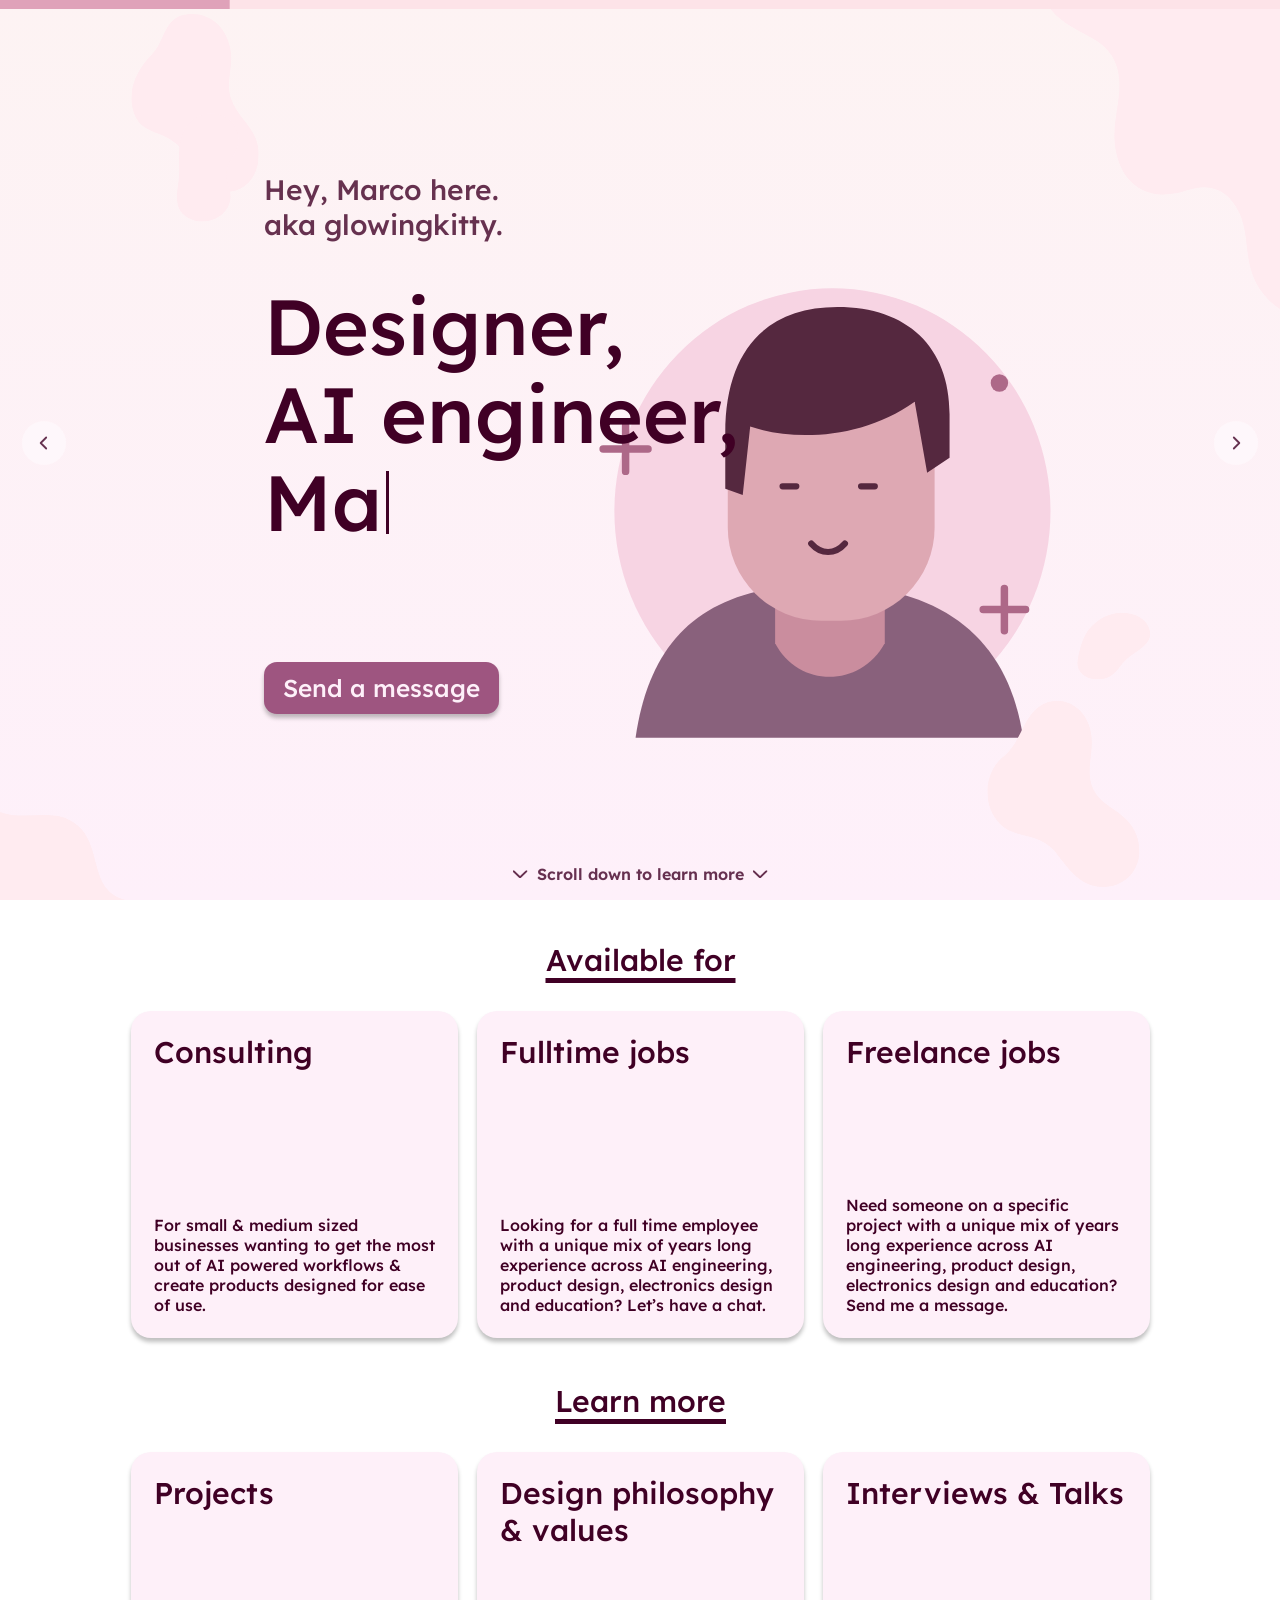
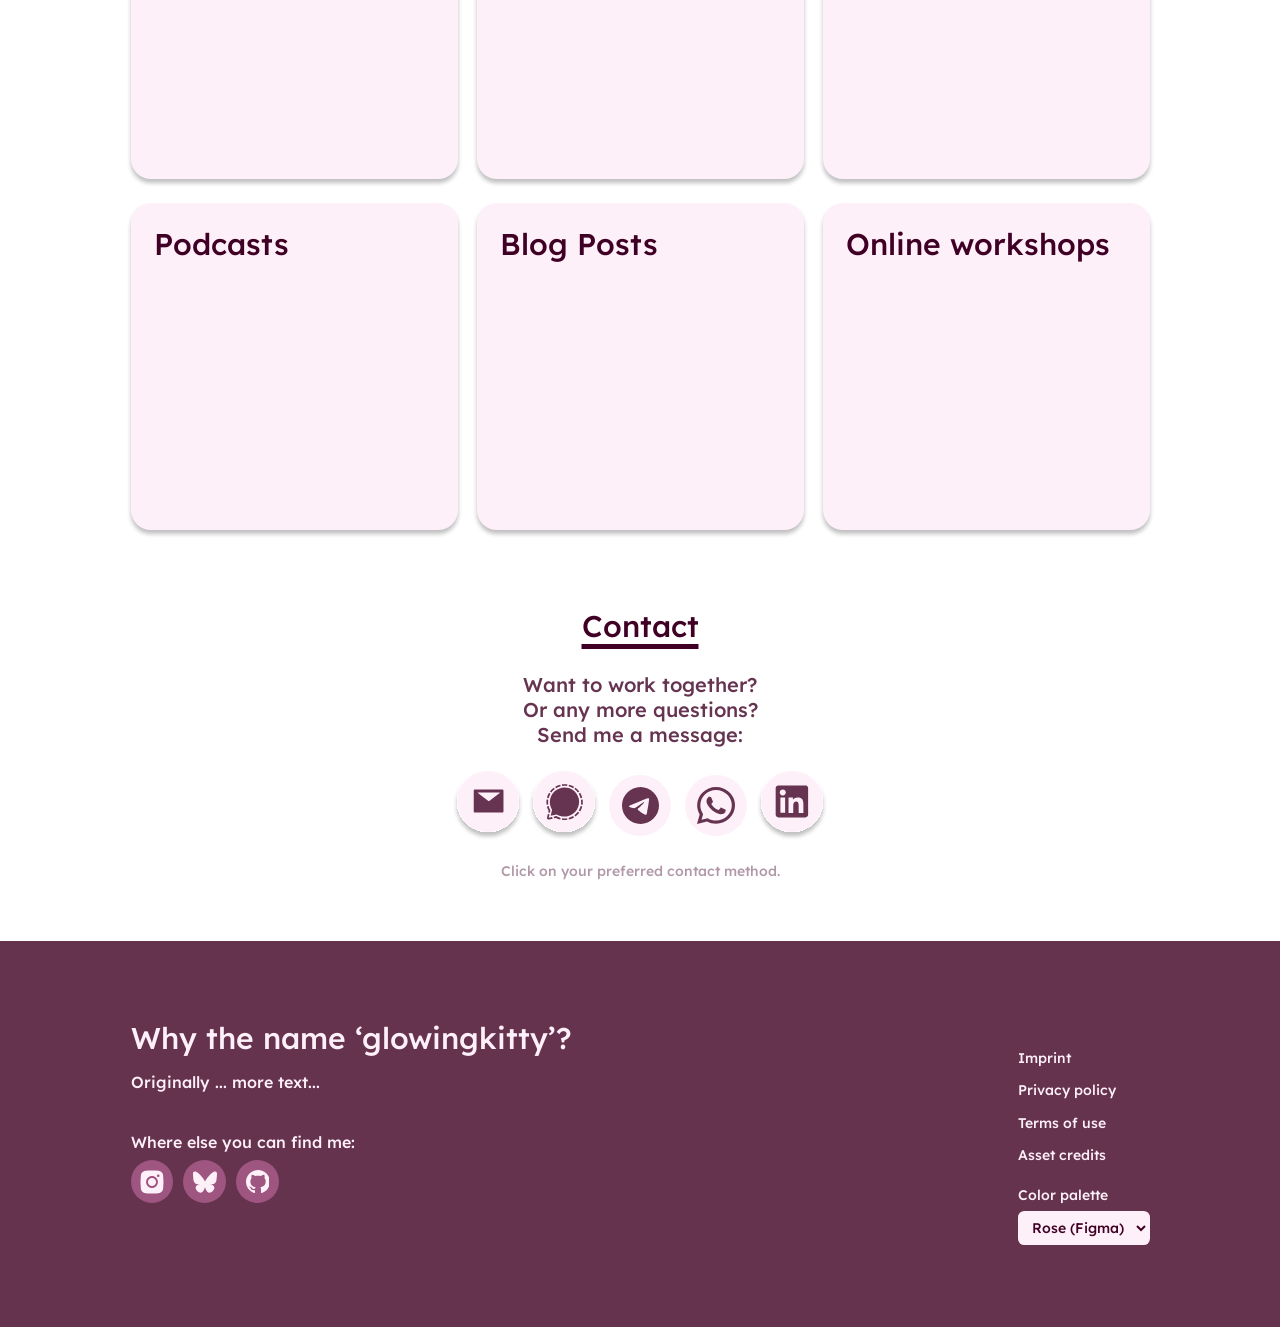
<file: index.html>
<!doctype html>
<html lang="en">
<head>
  <meta charset="utf-8">
  <meta name="robots" content="noindex, nofollow">
  <meta name="viewport" content="width=device-width, initial-scale=1">
  <title>Marco · glowingkitty</title>
  <meta name="description" content="Marco, aka glowingkitty. Designer, AI engineer, maker, and educator.">
  <script src="theme.js"></script>
  <link rel="stylesheet" href="styles.css">
  <script src="portfolio.js" defer></script>
  <script type="module" src="hero.js"></script>
</head>
<body>
  <main>
    <header class="hero home-hero">
      <div class="hero-progress" aria-hidden="true" hidden><span></span></div>
      <div class="hero-stage">
        <svg class="lava-lamp" aria-hidden="true" focusable="false"></svg>
        <div class="hero-layout">
          <a class="hero-artwork" href="projects.html" aria-label="Explore all projects">
            <img class="hero-art is-current" src="assets/hero-portrait.svg" alt="" fetchpriority="high">
            <img class="hero-art" src="assets/hero-founder.svg" alt="">
            <img class="hero-art" src="assets/hero-product-design.svg" alt="">
            <img class="hero-art" src="assets/hero-electronics.svg" alt="">
            <img class="hero-art" src="assets/hero-onesie.svg" alt="">
            <img class="hero-art" src="assets/hero-education.svg" alt="">
          </a>
          <div class="hero-copy">
            <p class="intro">Hey, Marco here.<br>aka glowingkitty.</p>
            <h1 class="hero-headline">
              <span class="visually-hidden">Designer, AI engineer, maker, and educator</span>
              <span class="hero-slides" aria-hidden="true">
                <span class="hero-slide is-current" data-role="Designer, AI engineer, maker, educator" data-link="projects.html" data-link-label="Explore all projects">
                  <span class="hero-line">Designer,</span><span class="hero-line">AI engineer,</span><span class="hero-line">Maker,</span><span class="hero-line">Educator.</span>
                </span>
                <span class="hero-slide" data-role="Founder" data-link="ai-projects.html" data-link-label="Explore AI projects"><span class="hero-line">Founder</span></span>
                <span class="hero-slide" data-role="Product designer" data-link="design-projects.html" data-link-label="Explore design projects"><span class="hero-line">Product</span><span class="hero-line">designer</span></span>
                <span class="hero-slide" data-role="Electronics designer" data-link="making-projects.html#electronics" data-link-label="Explore electronics projects"><span class="hero-line">Electronics</span><span class="hero-line">designer</span></span>
                <span class="hero-slide" data-role="Onesie maker" data-link="making-projects.html#onesies" data-link-label="Explore onesie projects"><span class="hero-line">Onesie</span><span class="hero-line">maker</span></span>
                <span class="hero-slide" data-role="Mentor &amp; Educator" data-link="education-projects.html" data-link-label="Explore education projects"><span class="hero-line">Mentor &amp;</span><span class="hero-line">Educator</span></span>
              </span>
            </h1>
            <a class="message-link" href="#contact">Send a message</a>
          </div>
          <div class="hero-controls" role="group" aria-label="Role slides" hidden>
            <button type="button" class="hero-previous" aria-label="Previous slide">
              <svg viewBox="0 0 20 20" aria-hidden="true"><path d="m12 5-5 5 5 5"/></svg>
            </button>
            <button type="button" class="hero-next" aria-label="Next slide">
              <svg viewBox="0 0 20 20" aria-hidden="true"><path d="m8 5 5 5-5 5"/></svg>
            </button>
          </div>
        </div>
        <p class="visually-hidden" role="status"></p>
        <a class="scroll-link" href="#available">
          <picture><source media="(max-width: 720px)" srcset="assets/home-mobile-arrow2.svg"><img src="assets/home-desktop-arrow2.svg" alt=""></picture>
          Scroll down to learn more
          <picture><source media="(max-width: 720px)" srcset="assets/home-mobile-arrow2.svg"><img src="assets/home-desktop-arrow2.svg" alt=""></picture>
        </a>
      </div>
    </header>

    <section id="available" class="content home-section" aria-labelledby="available-title">
      <h2 id="available-title" class="underlined">Available for</h2>
      <div class="card-grid">
        <a class="card" href="consulting.html">
          <h3>Consulting</h3>
          <p>For small &amp; medium sized businesses wanting to get the most out of AI powered workflows &amp; create products designed for ease of use.</p>
        </a>
        <a class="card" href="full-time-jobs.html">
          <h3>Fulltime jobs</h3>
          <p>Looking for a full time employee with a unique mix of years long experience across AI engineering, product design, electronics design and education? Let’s have a chat.</p>
        </a>
        <a class="card" href="freelance-jobs.html">
          <h3>Freelance jobs</h3>
          <p>Need someone on a specific project with a unique mix of years long experience across AI engineering, product design, electronics design and education? Send me a message.</p>
        </a>
      </div>
    </section>

    <section class="content home-section" aria-labelledby="learn-title">
      <h2 id="learn-title" class="underlined">Learn more</h2>
      <div class="card-grid">
        <a class="card" href="projects.html"><h3>Projects</h3></a>
        <a class="card" href="design-philosophy.html"><h3>Design philosophy &amp; values</h3></a>
        <a class="card" href="interviews.html"><h3>Interviews &amp; Talks</h3></a>
        <a class="card" href="podcasts.html"><h3>Podcasts</h3></a>
        <a class="card" href="blog.html"><h3>Blog Posts</h3></a>
        <a class="card" href="online-workshops.html"><h3>Online workshops</h3></a>
      </div>
    </section>

    <section id="contact" class="content contact-section" aria-labelledby="contact-title">
      <h2 id="contact-title" class="underlined">Contact</h2>
      <p class="contact-intro">Want to work together?<br>Or any more questions?<br>Send me a message:</p>
      <div class="contact-methods">
        <button type="button" class="contact-icon" aria-label="Email" data-preview="Email address"><img class="contact-with-shadow" src="assets/figma-email.svg" alt=""></button>
        <button type="button" class="contact-icon" aria-label="Signal" data-preview="Signal link"><img class="contact-with-shadow" src="assets/figma-signal.svg" alt=""></button>
        <button type="button" class="contact-icon telegram" aria-label="Telegram" data-preview="Telegram link"><img src="assets/figma-contact-background.svg" alt=""><img class="social-symbol" src="assets/figma-telegram.svg" alt=""></button>
        <button type="button" class="contact-icon whatsapp" aria-label="WhatsApp" data-preview="WhatsApp link"><img src="assets/figma-contact-background.svg" alt=""><img class="social-symbol" src="assets/figma-whatsapp.svg" alt=""></button>
        <button type="button" class="contact-icon" aria-label="LinkedIn" data-preview="LinkedIn link"><img class="contact-with-shadow" src="assets/figma-linkedin.svg" alt=""></button>
      </div>
      <p class="contact-hint">Click on your preferred contact method.</p>
    </section>
  </main>
  <footer class="site-footer">
    <div class="content footer-content">
      <div>
        <h2>Why the name ‘glowingkitty’?</h2>
        <p>Originally ... more text...</p>
        <p class="footer-social-label">Where else you can find me:</p>
        <div class="footer-socials">
          <button type="button" aria-label="Instagram" data-preview="Instagram link"><img src="assets/figma-social-background.svg" alt=""><img src="assets/figma-instagram.svg" alt=""></button>
          <button type="button" aria-label="Bluesky" data-preview="Bluesky link"><img src="assets/figma-social-background.svg" alt=""><img src="assets/figma-bluesky.svg" alt=""></button>
          <button type="button" class="github" aria-label="GitHub" data-preview="GitHub link"><img src="assets/figma-social-background.svg" alt=""><img src="assets/figma-github.svg" alt=""></button>
        </div>
      </div>
      <div class="footer-tools">
        <nav aria-label="Legal">
          <button type="button" data-preview="Imprint">Imprint</button>
          <button type="button" data-preview="Privacy policy">Privacy policy</button>
          <button type="button" data-preview="Terms of use">Terms of use</button>
          <a href="assets/THIRD-PARTY-NOTICES.txt">Asset credits</a>
        </nav>
        <label class="palette-picker" hidden>
          Color palette
          <select data-palette>
            <option value="rose">Rose (Figma)</option>
            <option value="lavender">Lavender</option>
            <option value="sage">Sage</option>
          </select>
        </label>
      </div>
    </div>
  </footer>
  <dialog class="preview-dialog" aria-labelledby="preview-title">
    <h2 id="preview-title"></h2>
    <p>This item is a placeholder in the Figma draft.</p>
    <form method="dialog"><button type="submit">Close</button></form>
  </dialog>
</body>
</html>
</file>
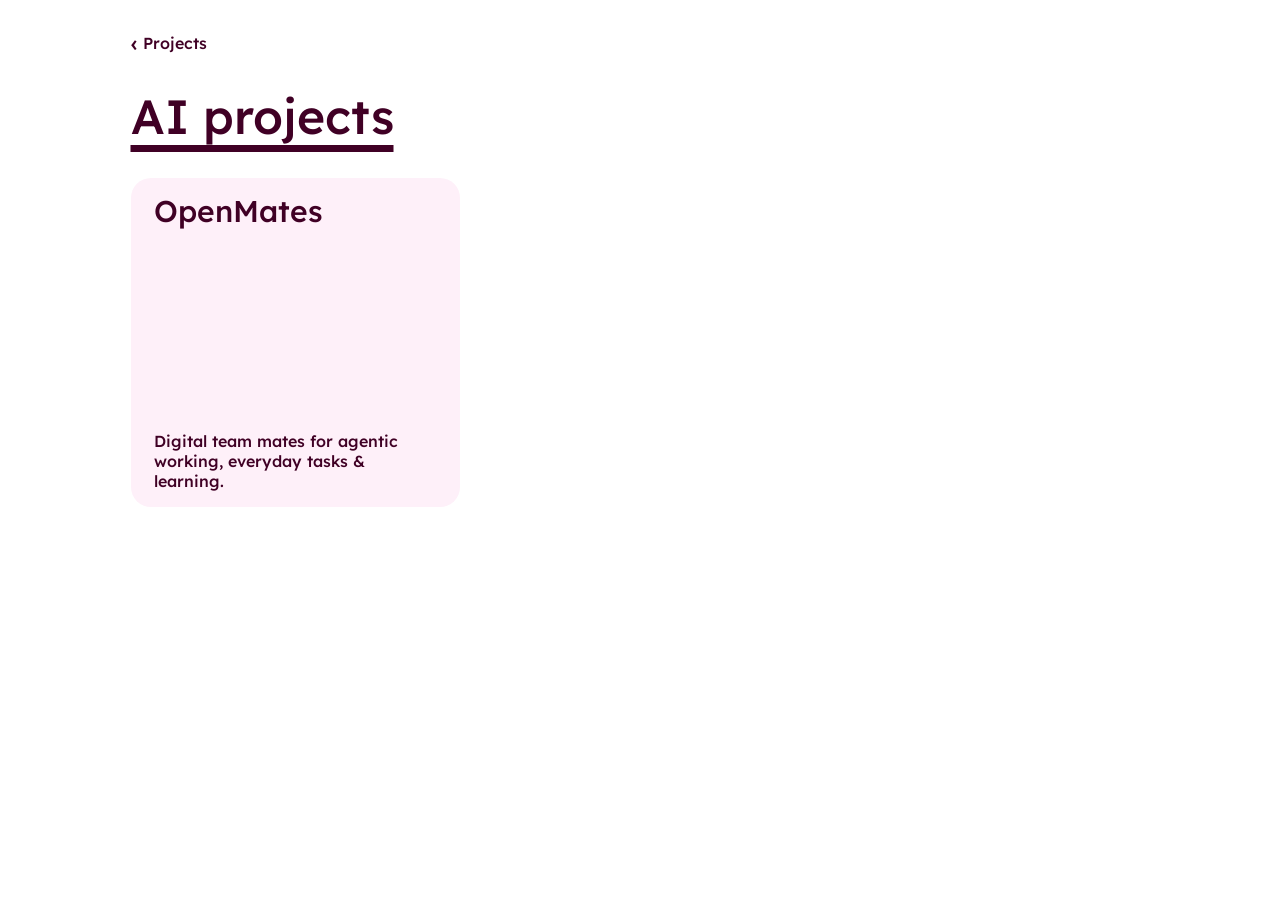
<file: ai-projects.html>
<!doctype html>
<html lang="en">
<head>
  <meta charset="utf-8">
  <meta name="robots" content="noindex, nofollow">
  <meta name="viewport" content="width=device-width, initial-scale=1">
  <title>AI projects · glowingkitty</title>
  <script src="theme.js"></script>
  <link rel="stylesheet" href="styles.css">
</head>
<body>
  <main class="content directory-page">
    <a class="directory-back" href="projects.html"><span aria-hidden="true">‹</span> Projects</a>
    <h1 id="section-title" class="underlined">AI projects</h1>
    <div class="project-tiles">
      <a class="card project-tile" href="openmates.html?from=ai">
        <h3>OpenMates</h3>
        <p>Digital team mates for agentic working, everyday tasks &amp; learning.</p>
      </a>
    </div>
  </main>
</body>
</html>
</file>
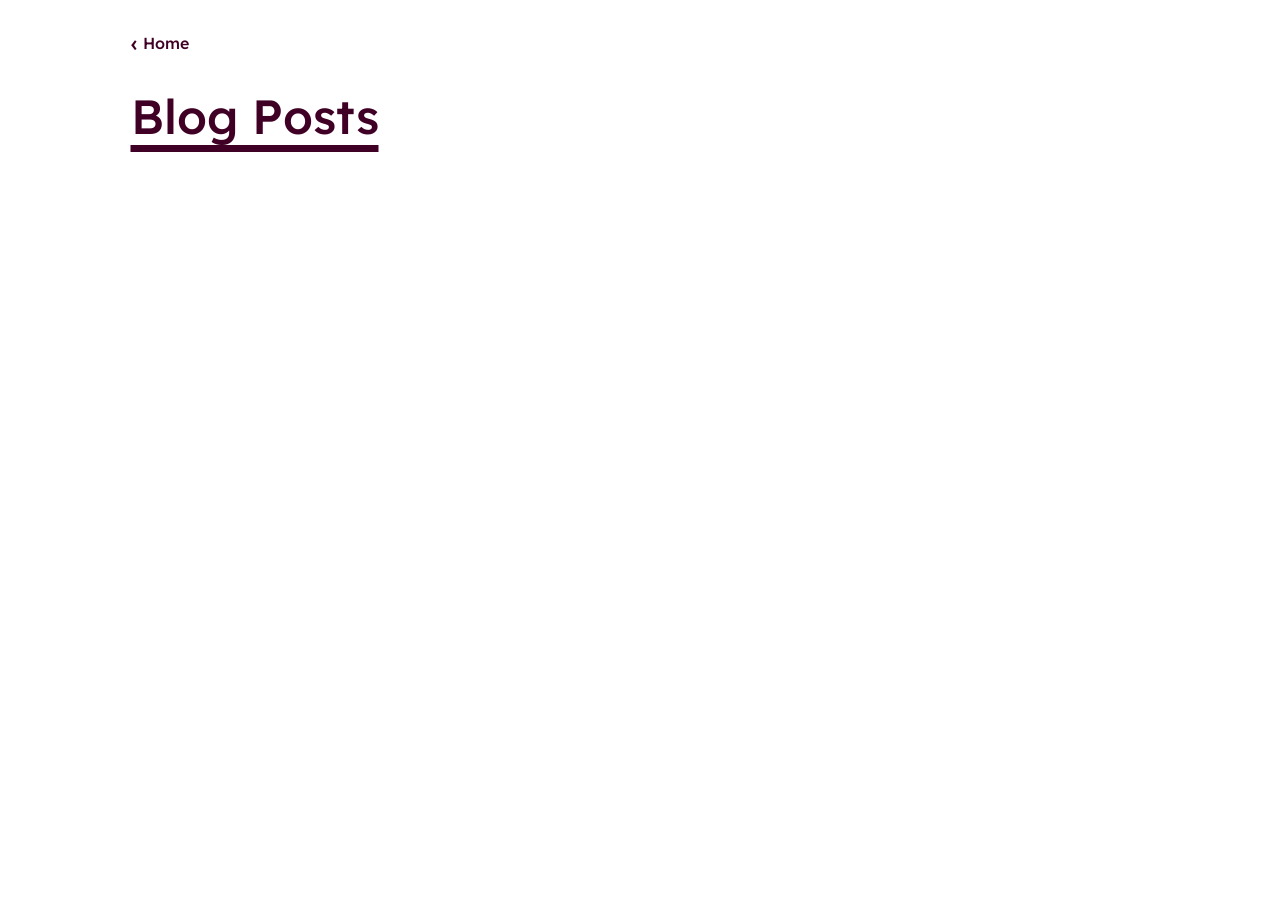
<file: blog.html>
<!doctype html>
<html lang="en">
<head>
  <meta charset="utf-8">
  <meta name="robots" content="noindex, nofollow">
  <meta name="viewport" content="width=device-width, initial-scale=1">
  <title>Blog Posts · glowingkitty</title>
  <script src="theme.js"></script>
  <link rel="stylesheet" href="styles.css">
</head>
<body>
  <main class="content directory-page">
    <a class="directory-back" href="./"><span aria-hidden="true">‹</span> Home</a>
    <h1 id="section-title" class="underlined">Blog Posts</h1>

  </main>
</body>
</html>
</file>
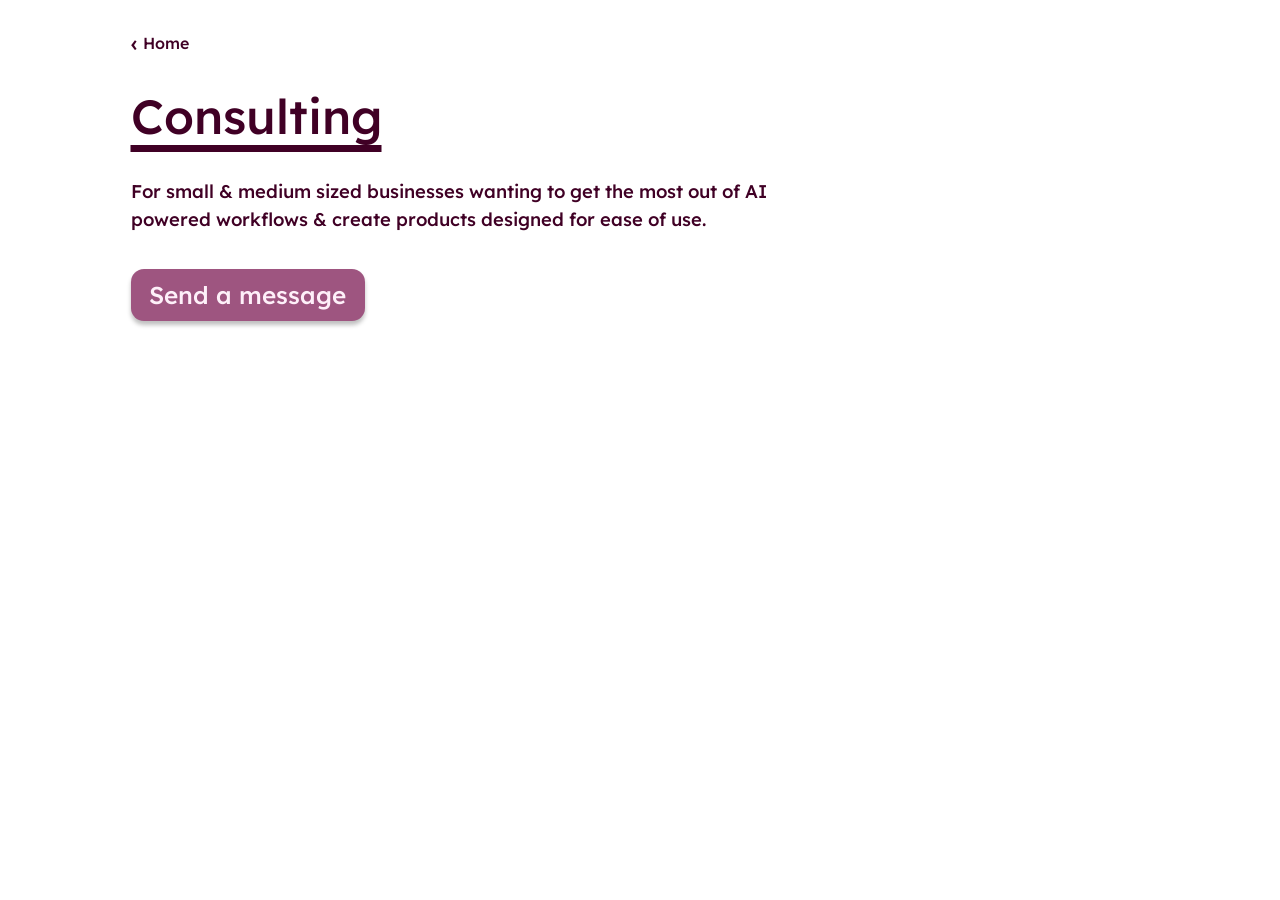
<file: consulting.html>
<!doctype html>
<html lang="en">
<head>
  <meta charset="utf-8">
  <meta name="robots" content="noindex, nofollow">
  <meta name="viewport" content="width=device-width, initial-scale=1">
  <title>Consulting · glowingkitty</title>
  <script src="theme.js"></script>
  <link rel="stylesheet" href="styles.css">
</head>
<body>
  <main class="content directory-page">
    <a class="directory-back" href="./"><span aria-hidden="true">‹</span> Home</a>
    <h1 id="section-title" class="underlined">Consulting</h1>
    <p class="directory-intro">For small &amp; medium sized businesses wanting to get the most out of AI powered workflows &amp; create products designed for ease of use.</p>
    <a class="message-link" href="index.html#contact">Send a message</a>
  </main>
</body>
</html>
</file>
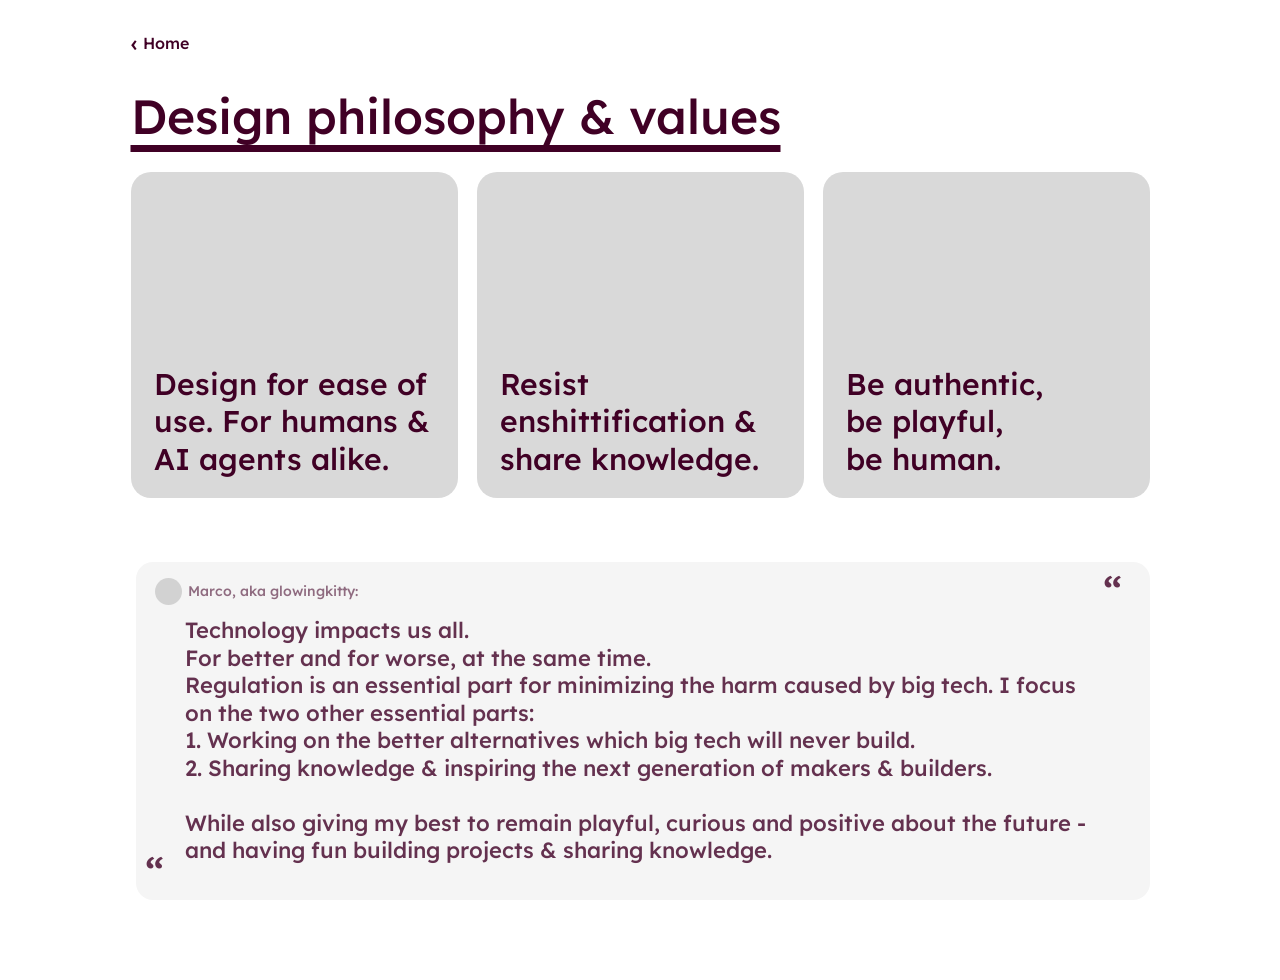
<file: design-philosophy.html>
<!doctype html>
<html lang="en">
<head>
  <meta charset="utf-8">
  <meta name="robots" content="noindex, nofollow">
  <meta name="viewport" content="width=device-width, initial-scale=1">
  <title>Design philosophy &amp; values · glowingkitty</title>
  <script src="theme.js"></script>
  <link rel="stylesheet" href="styles.css">
</head>
<body>
  <main class="content directory-page">
    <a class="directory-back" href="./"><span aria-hidden="true">‹</span> Home</a>
    <h1 id="section-title" class="underlined">Design philosophy &amp; values</h1>
    <section class="philosophy" aria-labelledby="section-title">
      <div class="card-grid">
        <div class="card">Design for ease of use. For humans &amp; AI agents alike.</div>
        <div class="card">Resist enshittification &amp; share knowledge.</div>
        <div class="card">Be authentic,<br>be playful,<br>be human.</div>
      </div>
      <figure class="values-quote">
        <figcaption><img src="assets/work-ellipse1.svg" alt="">Marco, aka glowingkitty:</figcaption>
        <blockquote>
          <p>Technology impacts us all.<br>For better and for worse, at the same time.<br>Regulation is an essential part for minimizing the harm caused by big tech. I focus on the two other essential parts:<br>1. Working on the better alternatives which big tech will never build.<br>2. Sharing knowledge &amp; inspiring the next generation of makers &amp; builders.</p>
          <p>While also giving my best to remain playful, curious and positive about the future - and having fun building projects &amp; sharing knowledge.</p>
        </blockquote>
      </figure>
    </section>

  </main>
</body>
</html>
</file>
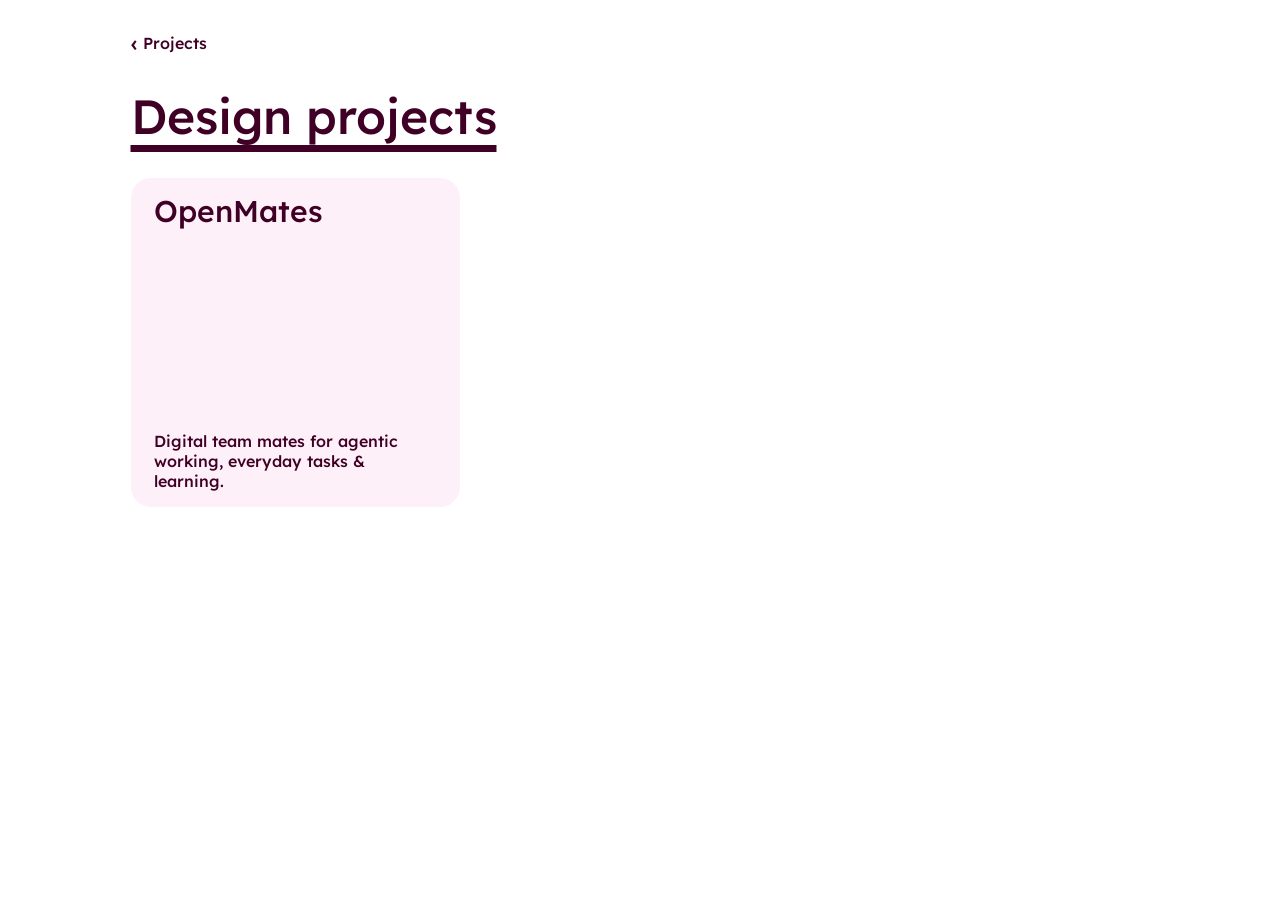
<file: design-projects.html>
<!doctype html>
<html lang="en">
<head>
  <meta charset="utf-8">
  <meta name="robots" content="noindex, nofollow">
  <meta name="viewport" content="width=device-width, initial-scale=1">
  <title>Design projects · glowingkitty</title>
  <script src="theme.js"></script>
  <link rel="stylesheet" href="styles.css">
</head>
<body>
  <main class="content directory-page">
    <a class="directory-back" href="projects.html"><span aria-hidden="true">‹</span> Projects</a>
    <h1 id="section-title" class="underlined">Design projects</h1>
    <div class="project-tiles">
      <a class="card project-tile" href="openmates.html?from=design">
        <h3>OpenMates</h3>
        <p>Digital team mates for agentic working, everyday tasks &amp; learning.</p>
      </a>
    </div>
  </main>
</body>
</html>
</file>
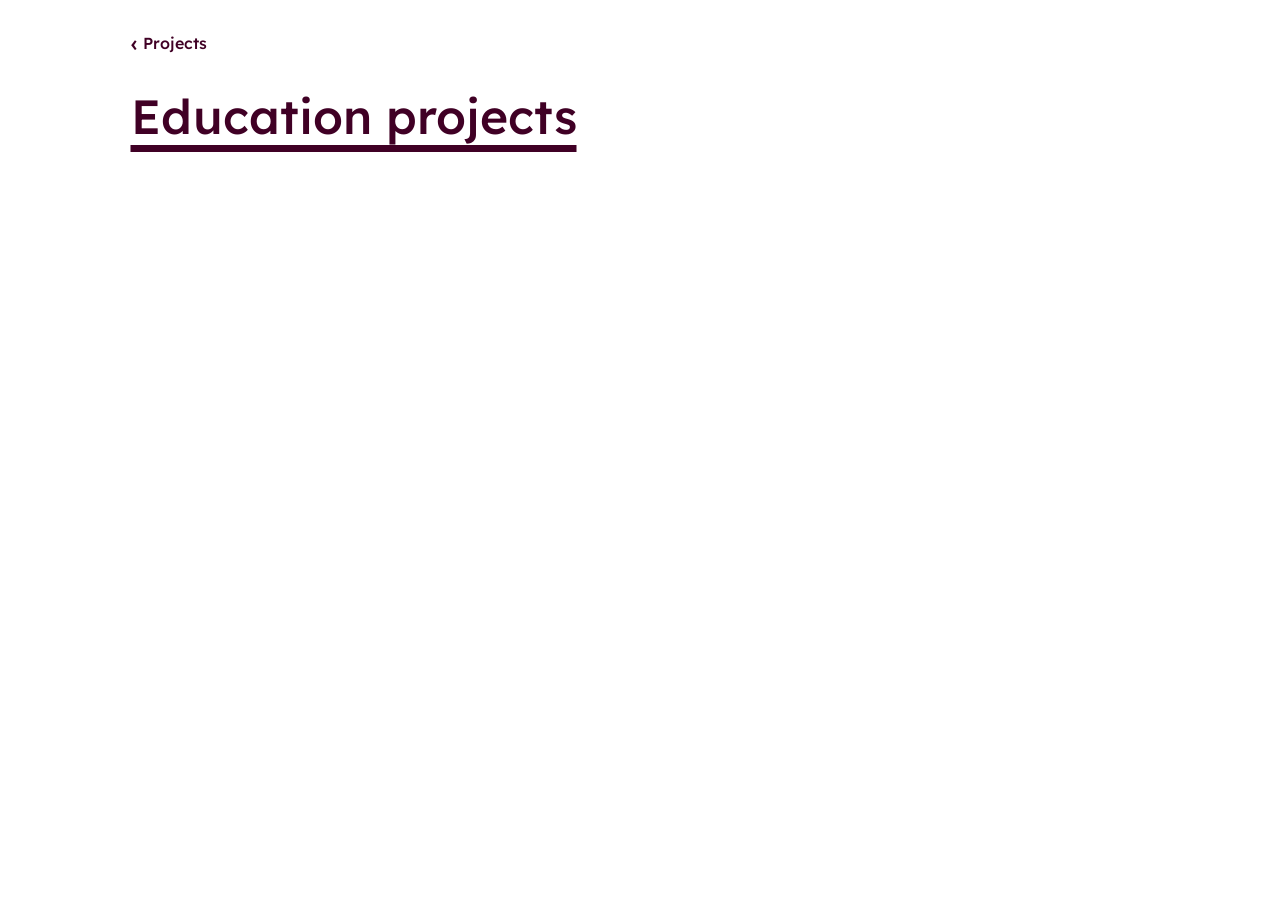
<file: education-projects.html>
<!doctype html>
<html lang="en">
<head>
  <meta charset="utf-8">
  <meta name="robots" content="noindex, nofollow">
  <meta name="viewport" content="width=device-width, initial-scale=1">
  <title>Education projects · glowingkitty</title>
  <script src="theme.js"></script>
  <link rel="stylesheet" href="styles.css">
</head>
<body>
  <main class="content directory-page">
    <a class="directory-back" href="projects.html"><span aria-hidden="true">‹</span> Projects</a>
    <h1 id="section-title" class="underlined">Education projects</h1>

  </main>
</body>
</html>
</file>
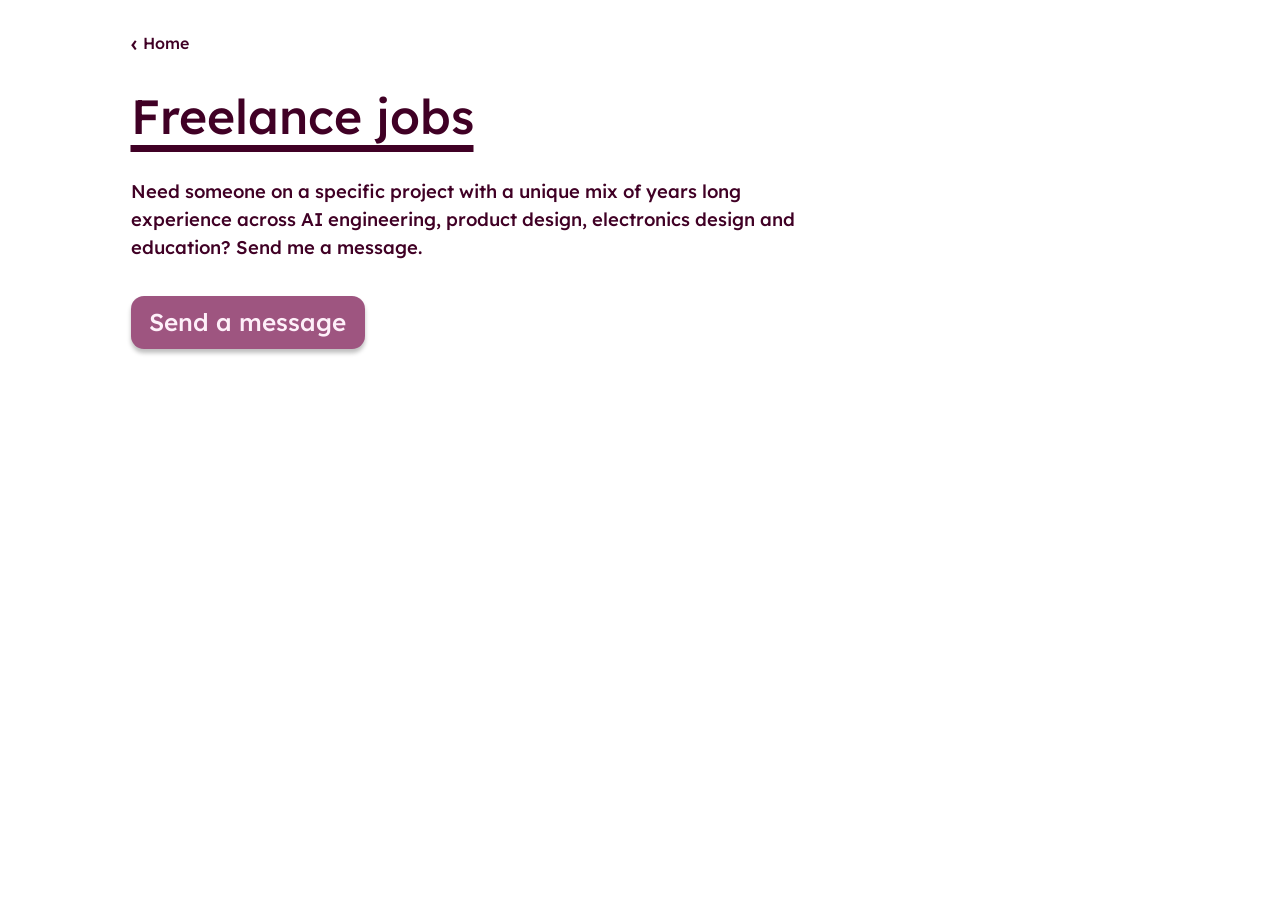
<file: freelance-jobs.html>
<!doctype html>
<html lang="en">
<head>
  <meta charset="utf-8">
  <meta name="robots" content="noindex, nofollow">
  <meta name="viewport" content="width=device-width, initial-scale=1">
  <title>Freelance jobs · glowingkitty</title>
  <script src="theme.js"></script>
  <link rel="stylesheet" href="styles.css">
</head>
<body>
  <main class="content directory-page">
    <a class="directory-back" href="./"><span aria-hidden="true">‹</span> Home</a>
    <h1 id="section-title" class="underlined">Freelance jobs</h1>
    <p class="directory-intro">Need someone on a specific project with a unique mix of years long experience across AI engineering, product design, electronics design and education? Send me a message.</p>
    <a class="message-link" href="index.html#contact">Send a message</a>
  </main>
</body>
</html>
</file>
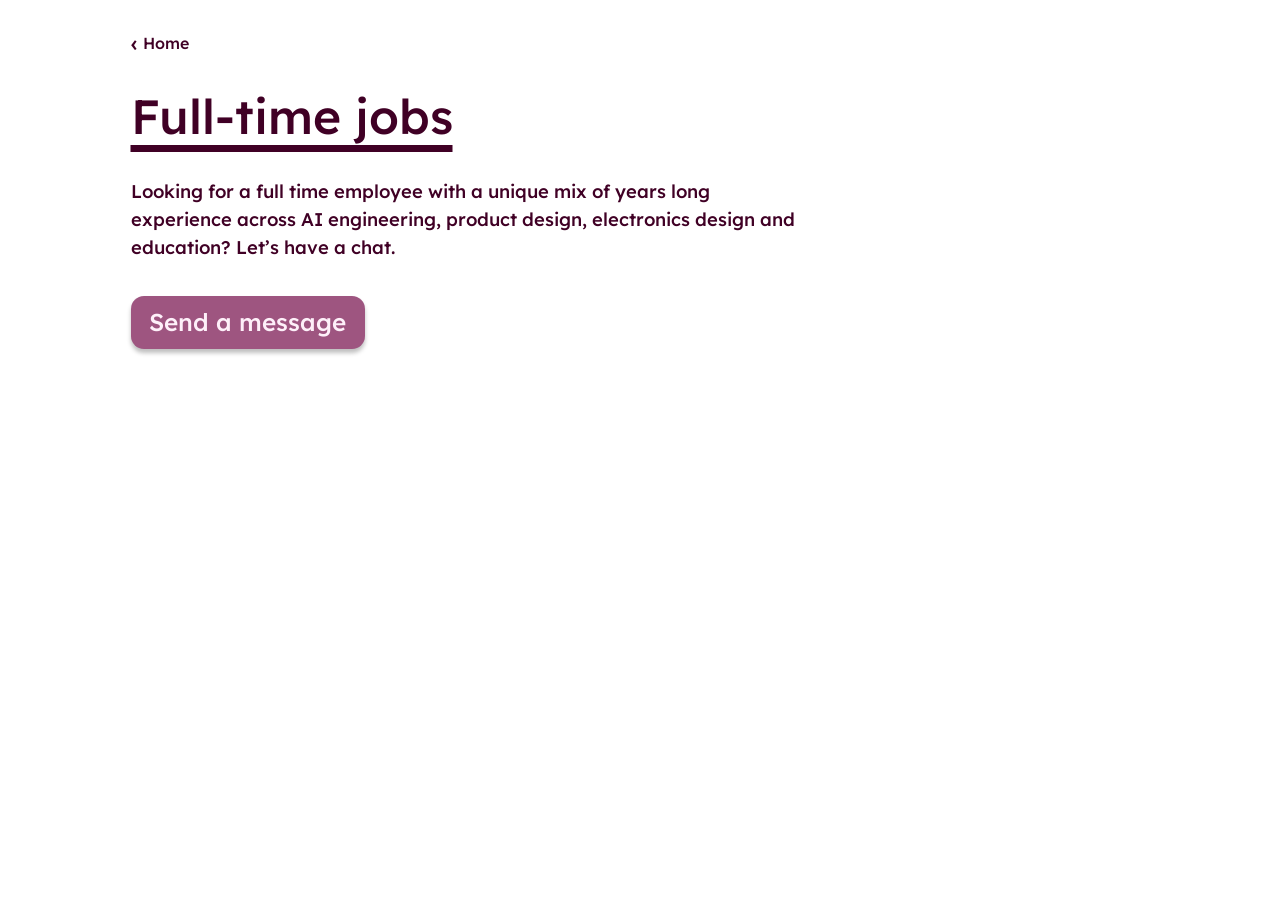
<file: full-time-jobs.html>
<!doctype html>
<html lang="en">
<head>
  <meta charset="utf-8">
  <meta name="robots" content="noindex, nofollow">
  <meta name="viewport" content="width=device-width, initial-scale=1">
  <title>Full-time jobs · glowingkitty</title>
  <script src="theme.js"></script>
  <link rel="stylesheet" href="styles.css">
</head>
<body>
  <main class="content directory-page">
    <a class="directory-back" href="./"><span aria-hidden="true">‹</span> Home</a>
    <h1 id="section-title" class="underlined">Full-time jobs</h1>
    <p class="directory-intro">Looking for a full time employee with a unique mix of years long experience across AI engineering, product design, electronics design and education? Let’s have a chat.</p>
    <a class="message-link" href="index.html#contact">Send a message</a>
  </main>
</body>
</html>
</file>
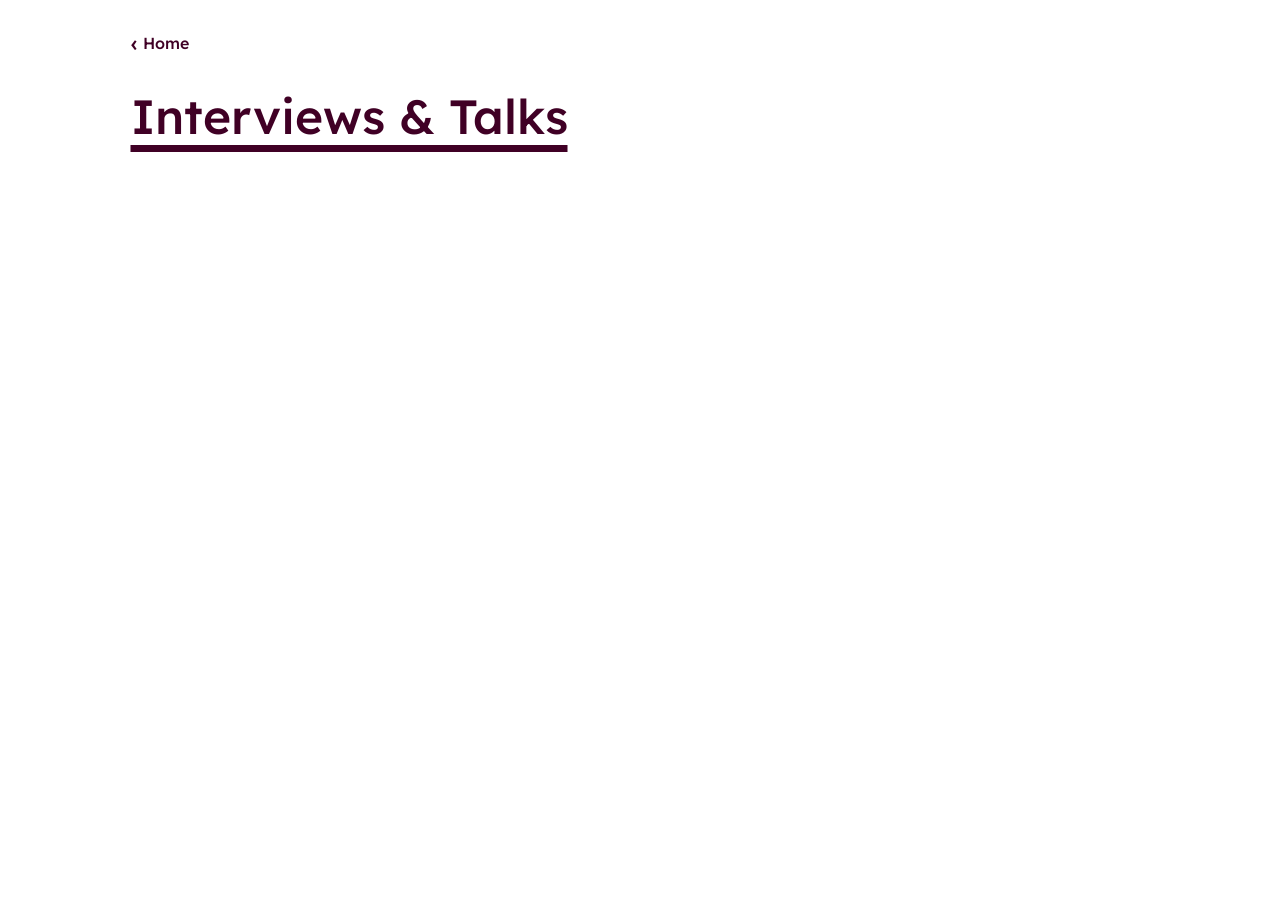
<file: interviews.html>
<!doctype html>
<html lang="en">
<head>
  <meta charset="utf-8">
  <meta name="robots" content="noindex, nofollow">
  <meta name="viewport" content="width=device-width, initial-scale=1">
  <title>Interviews &amp; Talks · glowingkitty</title>
  <script src="theme.js"></script>
  <link rel="stylesheet" href="styles.css">
</head>
<body>
  <main class="content directory-page">
    <a class="directory-back" href="./"><span aria-hidden="true">‹</span> Home</a>
    <h1 id="section-title" class="underlined">Interviews &amp; Talks</h1>

  </main>
</body>
</html>
</file>
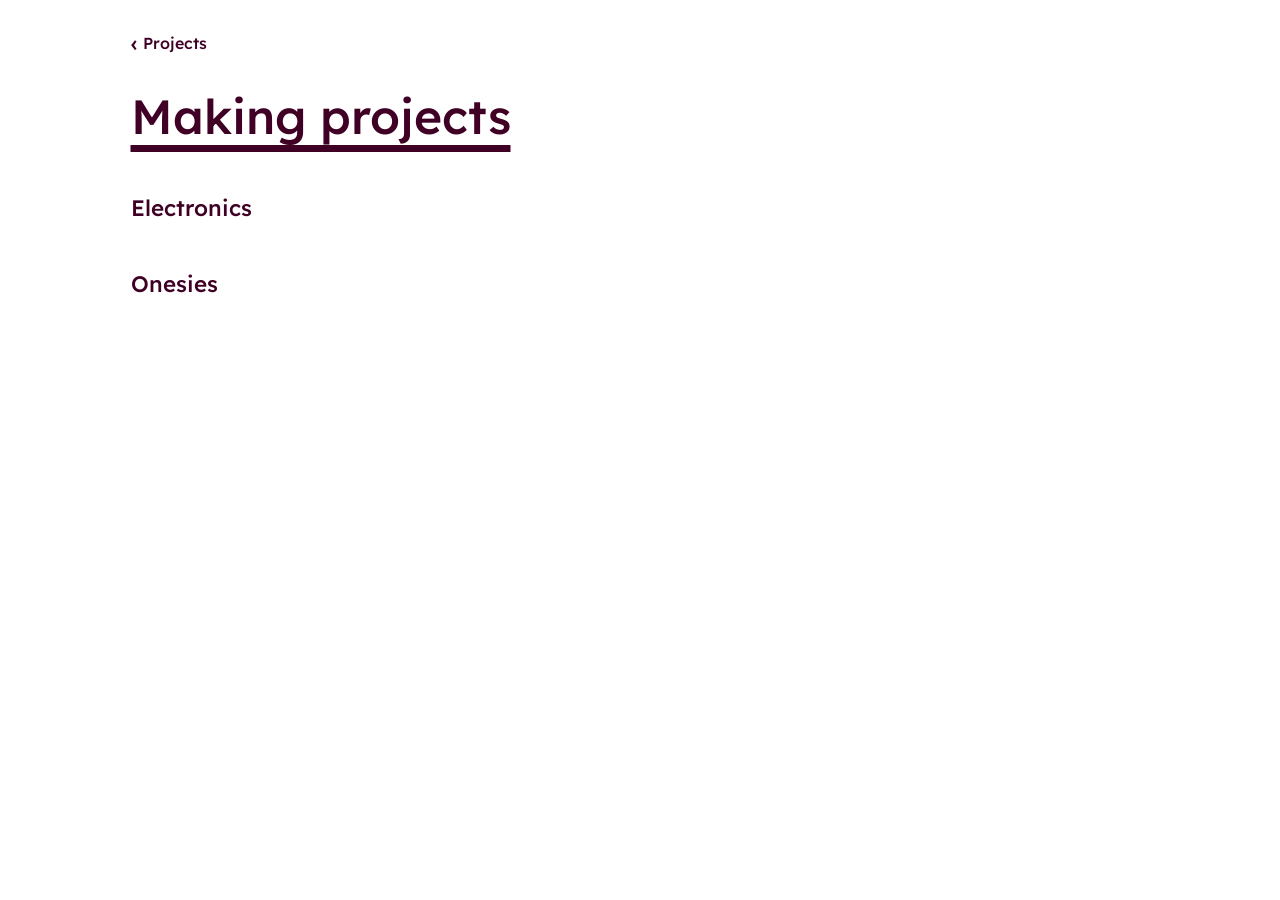
<file: making-projects.html>
<!doctype html>
<html lang="en">
<head>
  <meta charset="utf-8">
  <meta name="robots" content="noindex, nofollow">
  <meta name="viewport" content="width=device-width, initial-scale=1">
  <title>Making projects · glowingkitty</title>
  <script src="theme.js"></script>
  <link rel="stylesheet" href="styles.css">
</head>
<body>
  <main class="content directory-page">
    <a class="directory-back" href="projects.html"><span aria-hidden="true">‹</span> Projects</a>
    <h1 id="section-title" class="underlined">Making projects</h1>
    <section class="directory-section" id="electronics"><h2>Electronics</h2></section>
    <section class="directory-section" id="onesies"><h2>Onesies</h2></section>
  </main>
</body>
</html>
</file>
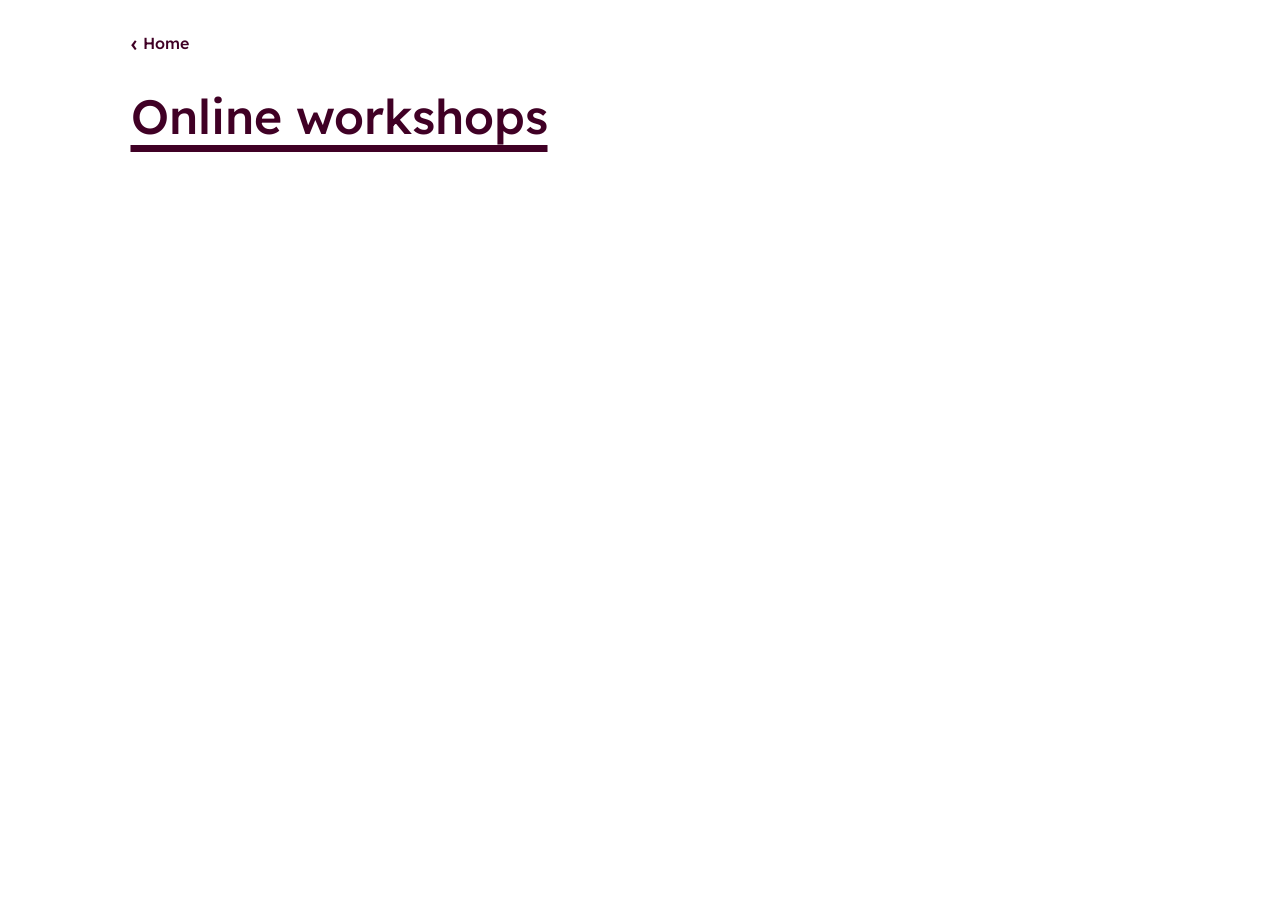
<file: online-workshops.html>
<!doctype html>
<html lang="en">
<head>
  <meta charset="utf-8">
  <meta name="robots" content="noindex, nofollow">
  <meta name="viewport" content="width=device-width, initial-scale=1">
  <title>Online workshops · glowingkitty</title>
  <script src="theme.js"></script>
  <link rel="stylesheet" href="styles.css">
</head>
<body>
  <main class="content directory-page">
    <a class="directory-back" href="./"><span aria-hidden="true">‹</span> Home</a>
    <h1 id="section-title" class="underlined">Online workshops</h1>

  </main>
</body>
</html>
</file>
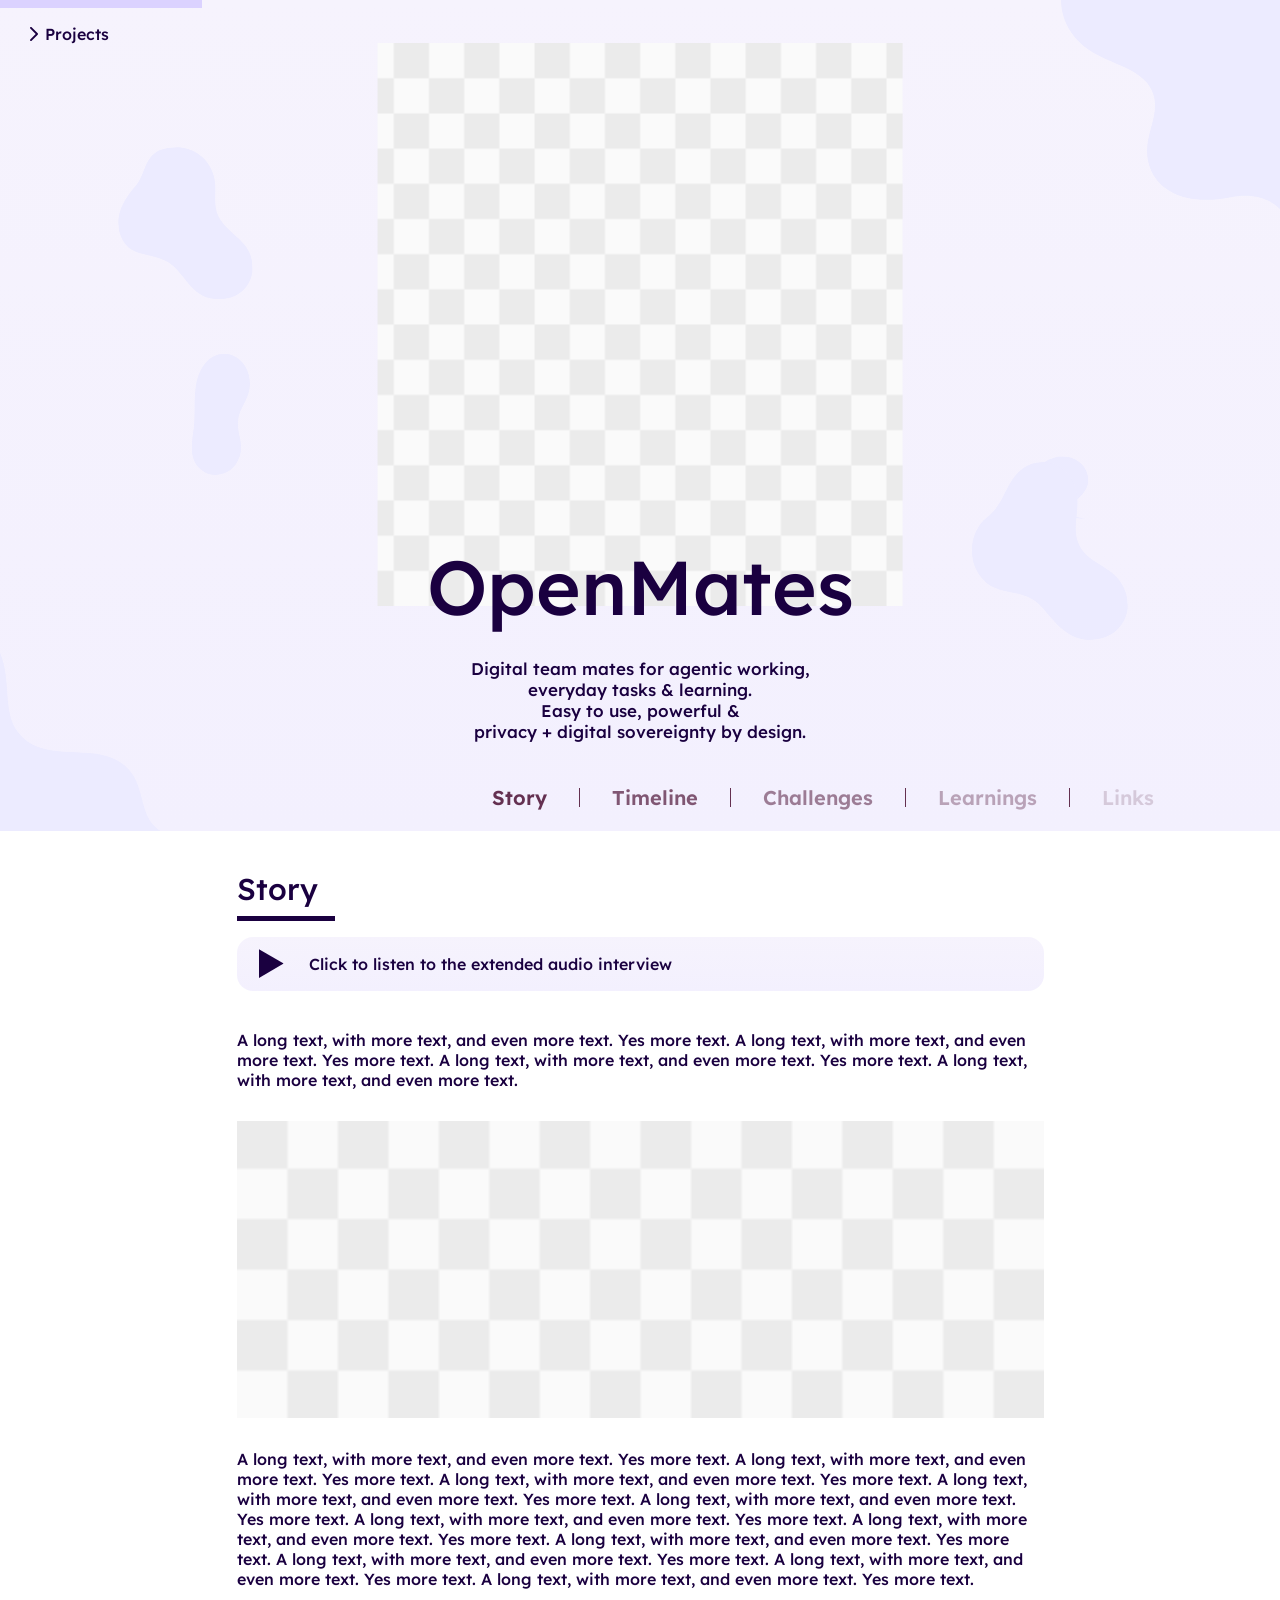
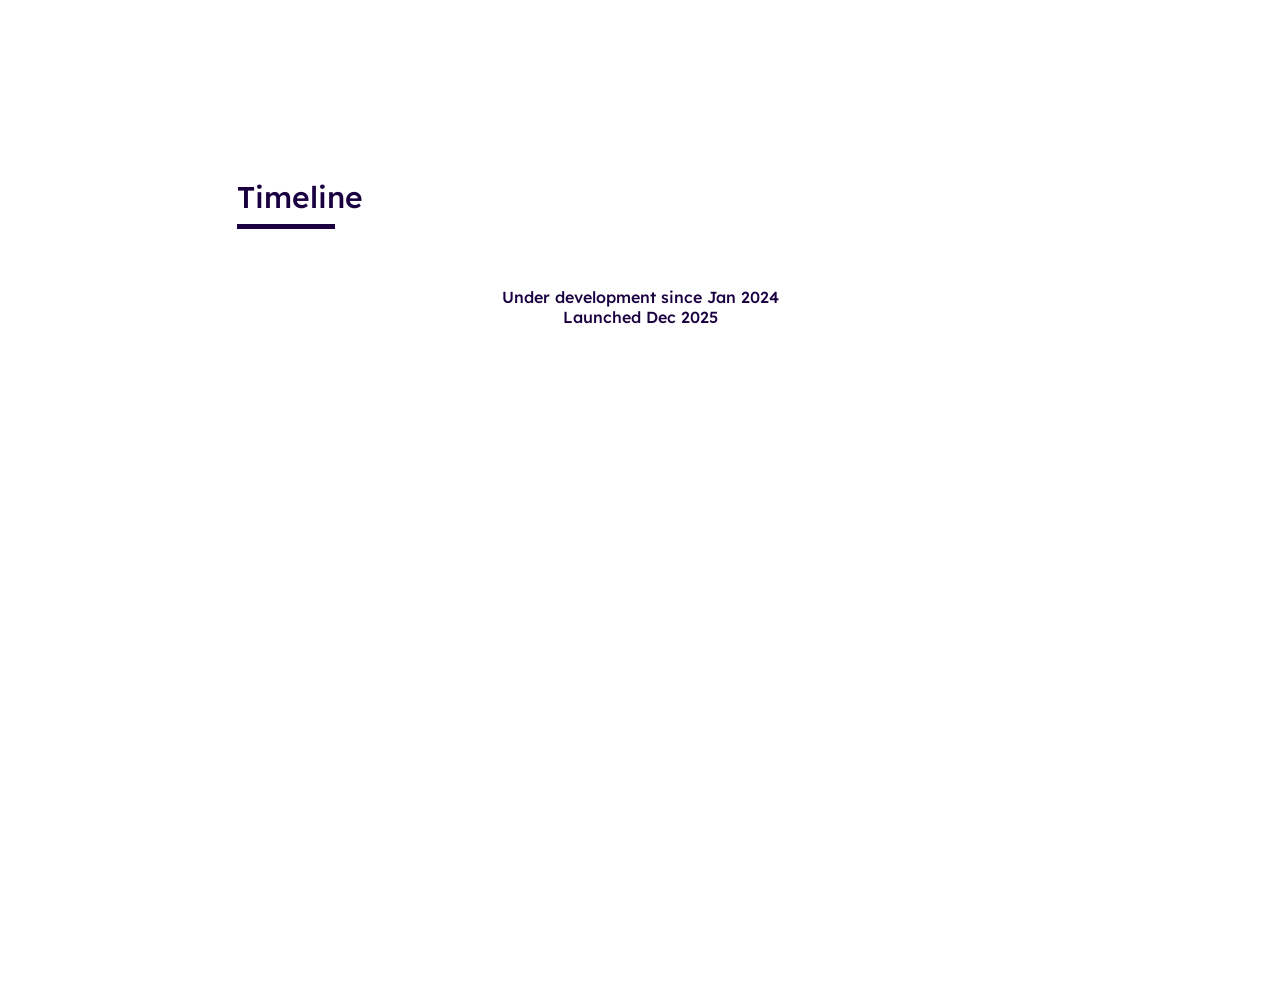
<file: openmates.html>
<!doctype html>
<html lang="en">
<head>
  <meta charset="utf-8">
  <meta name="robots" content="noindex, nofollow">
  <meta name="viewport" content="width=device-width, initial-scale=1">
  <title>OpenMates · glowingkitty</title>
  <meta name="description" content="The OpenMates project by Marco, aka glowingkitty.">
  <script src="theme.js"></script>
  <link rel="stylesheet" href="styles.css">
  <script src="portfolio.js" defer></script>
  <script type="module" src="project-motion.js"></script>
</head>
<body>
  <main>
    <header class="hero project-hero">
      <div class="hero-stage">
        <div class="hero-mark" aria-hidden="true"></div>
        <picture class="hero-visual" aria-hidden="true">
          <source media="(max-width: 720px)" srcset="assets/project-mobile-rectangle1.png">
          <img src="assets/project-desktop-rectangle1.png" alt="">
        </picture>
        <div class="bubbles" aria-hidden="true">
          <picture class="bubble bottom-left"><source media="(max-width: 720px)" srcset="assets/project-mobile-bubble-bottom-left.svg"><img src="assets/project-desktop-bubble-bottom-left1.svg" alt=""></picture>
          <picture class="bubble upper-right"><source media="(max-width: 720px)" srcset="assets/project-mobile-bubble-upper-right.svg"><img src="assets/project-desktop-bubble-upper-right.svg" alt=""></picture>
          <picture class="bubble upper-left"><source media="(max-width: 720px)" srcset="assets/project-mobile-bubble-upper-left.svg"><img src="assets/project-desktop-bubble-upper-left.svg" alt=""></picture>
          <picture class="bubble left-edge"><source media="(max-width: 720px)" srcset="assets/project-mobile-bubble-left-edge.svg"><img src="assets/project-desktop-bubble-left-edge.svg" alt=""></picture>
          <picture class="bubble top-drift"><source media="(max-width: 720px)" srcset="assets/project-mobile-bubble-top-drift.svg"><img src="assets/project-desktop-bubble-top-drift.svg" alt=""></picture>
          <picture class="bubble bottom-right"><source media="(max-width: 720px)" srcset="assets/project-mobile-bubble-bottom-right.svg"><img src="assets/project-desktop-bubble-bottom-right.svg" alt=""></picture>
        </div>
        <svg class="lava-lamp" aria-hidden="true" focusable="false"></svg>
        <a class="breadcrumb" href="projects.html">
          <picture><source media="(max-width: 720px)" srcset="assets/project-mobile-arrow1.svg"><img src="assets/project-desktop-arrow1.svg" alt=""></picture>
          <span>Projects</span>
        </a>
        <h1 class="project-name">OpenMates</h1>
        <p class="project-intro">Digital team mates for agentic working,<br class="project-desktop-break"> everyday tasks &amp; learning.<br>Easy to use, powerful &amp;<br class="project-desktop-break"> privacy + digital sovereignty by design.</p>
        <nav class="project-nav" aria-label="OpenMates case study">
          <a href="#story">Story</a>
          <picture><source media="(max-width: 720px)" srcset="assets/project-mobile-line2.svg"><img src="assets/project-desktop-line2.svg" alt=""></picture>
          <a href="#timeline">Timeline</a>
          <picture><source media="(max-width: 720px)" srcset="assets/project-mobile-line2.svg"><img src="assets/project-desktop-line2.svg" alt=""></picture>
          <button type="button" data-preview="Challenges">Challenges</button>
          <picture><source media="(max-width: 720px)" srcset="assets/project-mobile-line2.svg"><img src="assets/project-desktop-line2.svg" alt=""></picture>
          <button type="button" data-preview="Learnings">Learnings</button>
          <picture><source media="(max-width: 720px)" srcset="assets/project-mobile-line2.svg"><img src="assets/project-desktop-line2.svg" alt=""></picture>
          <button type="button" data-preview="Links">Links</button>
        </nav>
      </div>
    </header>

    <article class="case-body">
      <section id="story">
        <h2 class="case-title">Story<img src="assets/project-desktop-line6.svg" alt=""></h2>
        <button class="audio-button" type="button" data-preview="Extended audio interview">
          <img src="assets/project-desktop-polygon1.svg" alt="">Click to listen to the extended audio interview
        </button>
        <p>A long text, with more text, and even more text. Yes more text. A long text, with more text, and even more text. Yes more text. A long text, with more text, and even more text. Yes more text. A long text, with more text, and even more text.</p>
        <img class="story-image" src="assets/project-desktop-rectangle1.png" alt="">
        <p>A long text, with more text, and even more text. Yes more text. A long text, with more text, and even more text. Yes more text. A long text, with more text, and even more text. Yes more text. A long text, with more text, and even more text. Yes more text. A long text, with more text, and even more text. Yes more text. A long text, with more text, and even more text. Yes more text. A long text, with more text, and even more text. Yes more text. A long text, with more text, and even more text. Yes more text. A long text, with more text, and even more text. Yes more text. A long text, with more text, and even more text. Yes more text. A long text, with more text, and even more text. Yes more text.</p>
      </section>
      <section id="timeline" class="timeline">
        <h2 class="case-title">Timeline<img src="assets/project-desktop-line6.svg" alt=""></h2>
        <p>Under development since Jan 2024<br>Launched Dec 2025</p>
      </section>
    </article>
  </main>
  <dialog class="preview-dialog" aria-labelledby="preview-title">
    <h2 id="preview-title"></h2>
    <p>This item is a placeholder in the Figma draft.</p>
    <form method="dialog"><button type="submit">Close</button></form>
  </dialog>
</body>
</html>
</file>
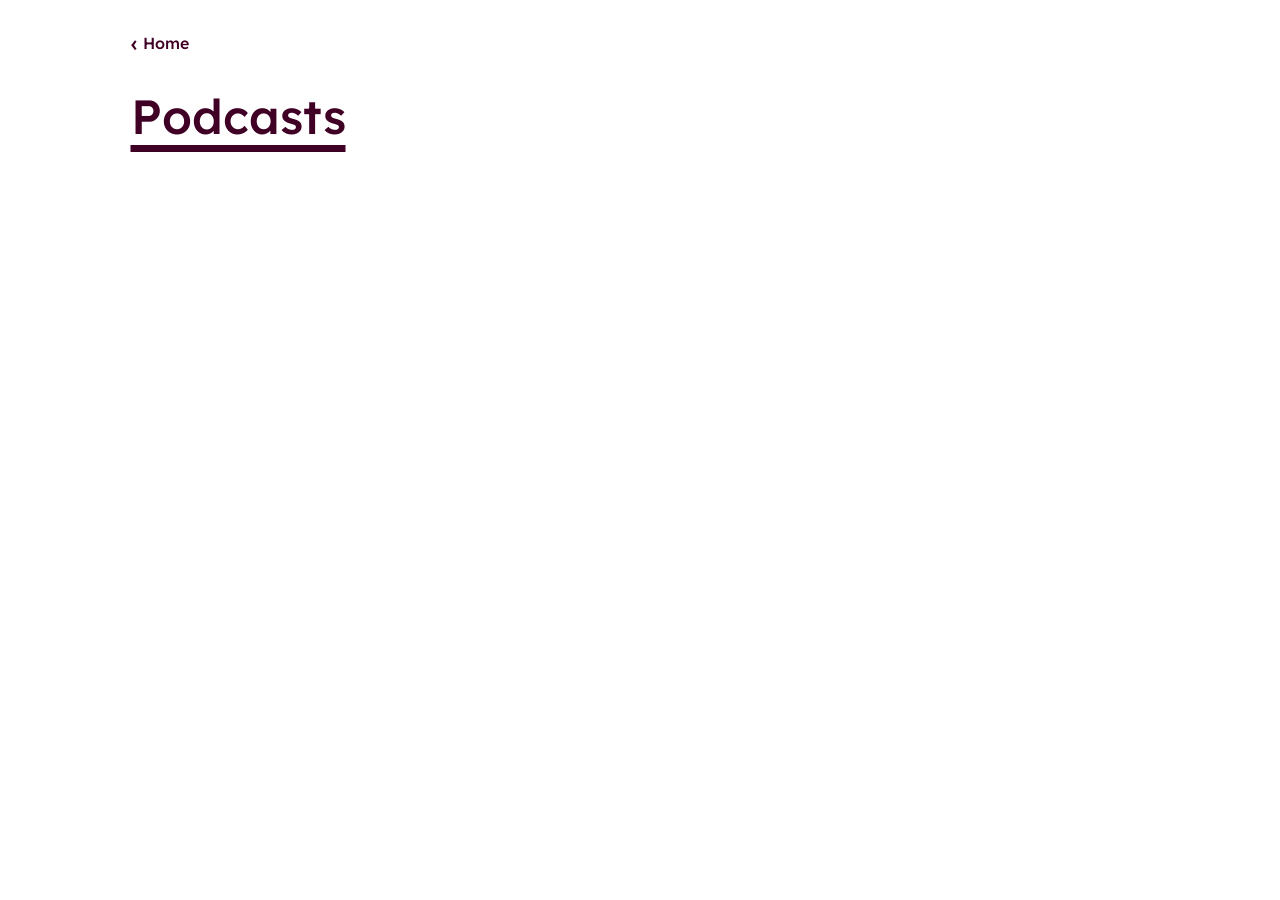
<file: podcasts.html>
<!doctype html>
<html lang="en">
<head>
  <meta charset="utf-8">
  <meta name="robots" content="noindex, nofollow">
  <meta name="viewport" content="width=device-width, initial-scale=1">
  <title>Podcasts · glowingkitty</title>
  <script src="theme.js"></script>
  <link rel="stylesheet" href="styles.css">
</head>
<body>
  <main class="content directory-page">
    <a class="directory-back" href="./"><span aria-hidden="true">‹</span> Home</a>
    <h1 id="section-title" class="underlined">Podcasts</h1>

  </main>
</body>
</html>
</file>
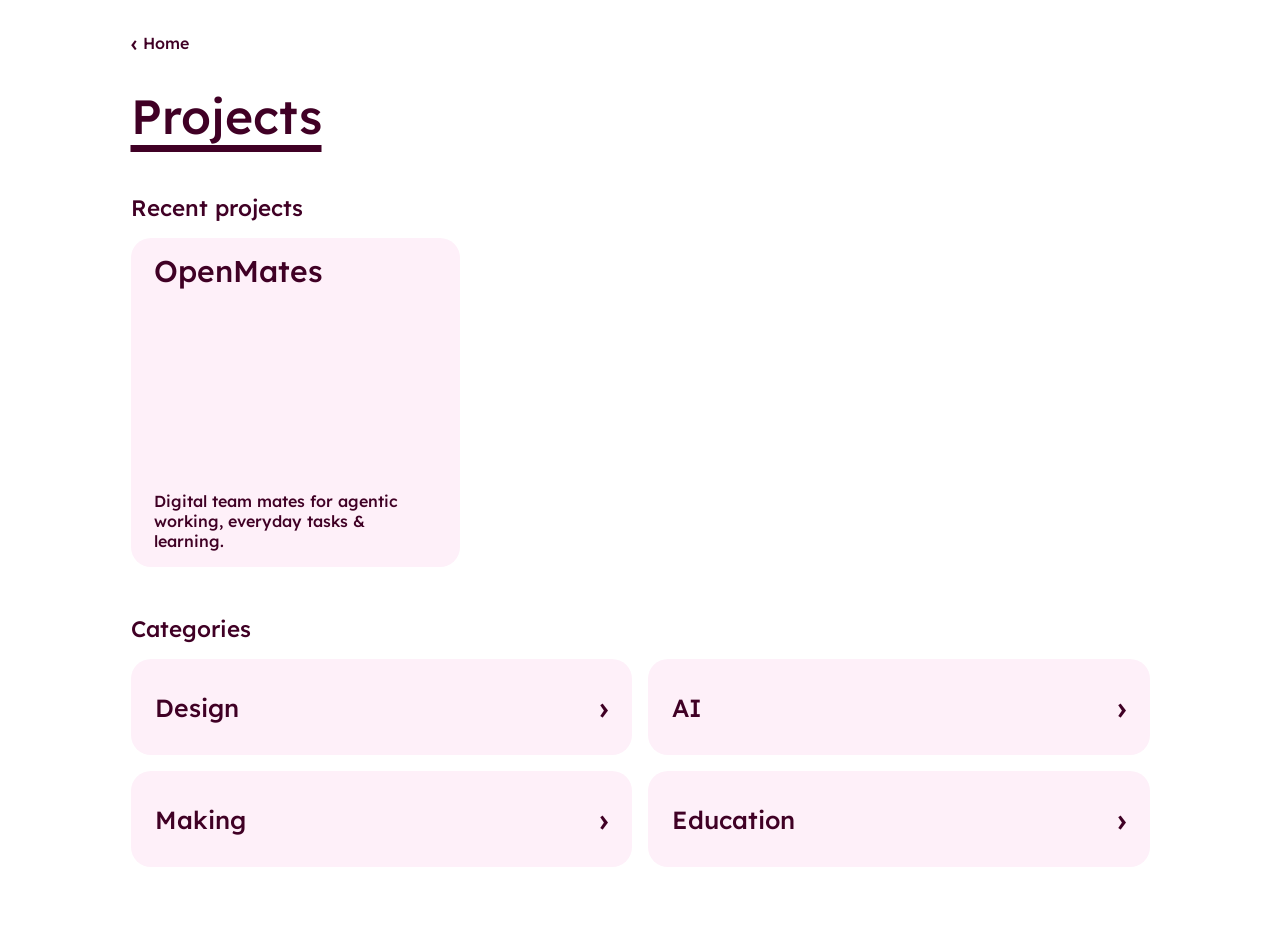
<file: projects.html>
<!doctype html>
<html lang="en">
<head>
  <meta charset="utf-8">
  <meta name="robots" content="noindex, nofollow">
  <meta name="viewport" content="width=device-width, initial-scale=1">
  <title>Projects · glowingkitty</title>
  <script src="theme.js"></script>
  <link rel="stylesheet" href="styles.css">
</head>
<body>
  <main class="content directory-page">
    <a class="directory-back" href="./"><span aria-hidden="true">‹</span> Home</a>
    <h1 id="section-title" class="underlined">Projects</h1>
    <section class="directory-section">
      <h2>Recent projects</h2>
      <div class="project-tiles">
      <a class="card project-tile" href="openmates.html">
        <h3>OpenMates</h3>
        <p>Digital team mates for agentic working, everyday tasks &amp; learning.</p>
      </a>
      </div>
    </section>
    <section class="directory-section">
      <h2>Categories</h2>
      <div class="category-grid">
      <a class="category-card" href="design-projects.html">Design<span aria-hidden="true">›</span></a>
      <a class="category-card" href="ai-projects.html">AI<span aria-hidden="true">›</span></a>
      <a class="category-card" href="making-projects.html">Making<span aria-hidden="true">›</span></a>
      <a class="category-card" href="education-projects.html">Education<span aria-hidden="true">›</span></a>
      </div>
    </section>
  </main>
</body>
</html>
</file>
<file: styles.css>
@font-face {
  font-family: "Lexend Deca";
  src: url("assets/lexend-deca.woff2") format("woff2");
  font-style: normal;
  font-weight: 100 900;
  font-display: swap;
}

:root {
  color: var(--ink);
  font: 500 16px/1.25 "Lexend Deca", system-ui, sans-serif;
  --ink: #400025;
  --muted-ink: rgb(64 0 37 / 80%);
  --hero-top: #fdf3f3;
  --hero-bottom: #fef0fa;
  --bubble: #ffebf0;
  --card: #fef0f9;
  --accent: #9e5580;
  --accent-text: #fef0f9;
  --progress-track: #fde3e8;
  --progress-fill: #dfa2b9;
  --footer: #66334e;
  --gray: #d9d9d9;
  --project-ink: #1a0040;
  --project-gradient: linear-gradient(#f6f3fd, #f3f0fe);
}

:root[data-palette="lavender"] {
  --ink: #2e144b;
  --muted-ink: #553d69;
  --hero-top: #fbf7ff;
  --hero-bottom: #f1ebff;
  --bubble: #e9dfff;
  --card: #f4edff;
  --accent: #694993;
  --accent-text: #fcf7ff;
  --progress-track: #eee2ff;
  --progress-fill: #b093e1;
  --footer: #4d346b;
}

:root[data-palette="sage"] {
  --ink: #193e38;
  --muted-ink: #365a54;
  --hero-top: #f6faf4;
  --hero-bottom: #ecf6ee;
  --bubble: #dfefe5;
  --card: #edf6ef;
  --accent: #436e5f;
  --accent-text: #f6faf4;
  --progress-track: #e0efe5;
  --progress-fill: #8eb9a7;
  --footer: #33564e;
}

*, *::before, *::after { box-sizing: border-box; }
html { scroll-behavior: smooth; }
body, h1, h2, h3, p, blockquote { margin: 0; }
h1, h2, h3 { font-weight: 500; }
img { display: block; }
a { color: inherit; }
button { color: inherit; font: inherit; }
button:not(:disabled) { cursor: pointer; }
a:focus-visible, button:focus-visible { outline: 2px solid currentColor; outline-offset: 5px; }
section[id] { scroll-margin-top: 1rem; }

.hero {
  --u: min(.066137566vw, 1px);
  background: linear-gradient(#fdf3f3, #fef0fa);
  overflow: clip;
  touch-action: pan-y pinch-zoom;
}

.hero-stage {
  position: relative;
  max-width: 1512px;
  min-height: calc(982 * var(--u));
  margin-inline: auto;
}

.hero-mark {
  position: absolute;
  top: 0;
  left: 0;
  width: calc(239 * var(--u));
  height: calc(10 * var(--u));
  background: #ffd2d2;
  z-index: 2;
}

.hero-visual {
  position: absolute;
  top: calc(225 * var(--u));
  left: calc(650 * var(--u));
  width: calc(620 * var(--u));
  height: calc(665 * var(--u));
}

.hero-visual img, .story-image {
  width: 100%;
  height: 100%;
  object-fit: cover;
}

.bubbles { position: absolute; inset: 0; overflow: clip; pointer-events: none; }

.bubble {
  position: absolute;
  left: calc(var(--x) * var(--u));
  top: calc(var(--y) * var(--u));
  transform: scale(calc(tan(atan2(var(--u), 1px))));
  transform-origin: top left;
}

.bubble img { max-width: none; }
.bottom-left { --x: -45; --y: 661.707; }
.upper-right { --x: 1159.642; --y: -42; }
.upper-left { --x: 114.078; --y: 107.74; }
.left-edge { --x: 25; --y: 422.233; }
.top-drift { --x: 693.569; --y: 21.318; }
.bottom-right { --x: 1246.976; --y: 773.87; }

[hidden] { display: none !important; }

.visually-hidden {
  position: absolute;
  width: 1px;
  height: 1px;
  padding: 0;
  overflow: hidden;
  clip-path: inset(50%);
  white-space: nowrap;
}

.home-hero { position: relative; background: linear-gradient(var(--hero-top), var(--hero-bottom)); }

.home-hero .hero-stage {
  display: grid;
  grid-template-rows: minmax(min-content, 1fr) auto;
  min-height: 100vh;
  min-height: 100svh;
  isolation: isolate;
}

.hero-layout {
  display: grid;
  grid-template-columns: minmax(0, 1fr);
  grid-template-areas: "stack";
  align-items: center;
  padding-block: clamp(2.75rem, 6svh, 5rem) 1.25rem;
}

.hero-artwork {
  grid-area: stack;
  display: grid;
  place-items: center;
  justify-self: end;
  align-self: end;
  inline-size: min(41vw, 38.75rem);
  block-size: min(67.7svh, 41.5625rem);
  margin-inline-end: min(16vw, 15.125rem);
  margin-block-end: clamp(.75rem, 2.5svh, 1.5rem);
}

.hero-art {
  grid-area: 1 / 1;
  width: 100%;
  height: 100%;
  min-height: 0;
  object-fit: contain;
  opacity: 0;
  transition: opacity 380ms ease;
}

.hero-art.is-current { opacity: 1; }

.lava-lamp {
  position: absolute;
  inset: 0;
  z-index: 1;
  width: 100%;
  height: 100%;
  color: var(--bubble);
  fill: currentColor;
  pointer-events: none;
}

.hero-copy {
  grid-area: stack;
  z-index: 2;
  justify-self: start;
  margin-inline: clamp(4.5rem, 20.6vw, 19.5rem) 4.5rem;
  max-inline-size: 64rem;
  pointer-events: none;
}

.intro {
  margin-block-end: clamp(0.875rem, 4.4svh, 3rem);
  font-size: clamp(1.25rem, min(2.2vw, 4.8svh), 1.875rem);
  color: var(--muted-ink);
}

.hero-headline {
  position: relative;
  font-size: clamp(2rem, min(6.1vw, 9.6svh), 5.625rem);
  line-height: 1.13;
  overflow-wrap: anywhere;
}

.hero-slides { display: grid; }
.hero-slide { grid-area: 1 / 1; visibility: hidden; }
.hero-slide.is-current, .hero-slide.is-exiting { visibility: visible; }
.hero-slide.is-exiting { animation: hero-exit 290ms ease-in both; }
@keyframes hero-exit { to { opacity: 0; transform: translateX(-1.5rem); } }
.hero-line { position: relative; display: block; }
.hero-line.is-typed::before { content: attr(data-text); visibility: hidden; }
.hero-line.is-typed > span { position: absolute; inset: 0; }
.hero-line .has-caret::after {
  display: inline-block;
  width: max(2px, .035em);
  height: .81em;
  margin-inline-start: .055em;
  background: currentColor;
  vertical-align: -.035em;
  animation: blink-caret 800ms step-end infinite;
  content: "";
}
@keyframes blink-caret { 50% { opacity: 0; } }


.message-link {
  display: inline-grid;
  place-items: center;
  min-height: 44px;
  max-width: 100%;
  margin-top: clamp(0.8rem, 3svh, 2rem);
  padding: .45em .78em;
  border-radius: 13px;
  background: var(--accent);
  color: var(--accent-text);
  pointer-events: auto;
  box-shadow: 0 4px 4px rgb(0 0 0 / 25%);
  font-size: clamp(1rem, min(1.9vw, 4svh), 1.5625rem);
  text-decoration: none;
}

.message-link:hover { background: color-mix(in srgb, var(--accent), var(--ink) 13%); }

.hero-progress {
  position: absolute;
  inset: 0 0 auto;
  z-index: 4;
  height: clamp(5px, .7vw, 9px);
  background: var(--progress-track);
}

.hero-progress span {
  display: block;
  height: 100%;
  background: var(--progress-fill);
  transform: scaleX(0);
  transform-origin: left center;
}

.hero-controls {
  grid-area: stack;
  z-index: 3;
  display: flex;
  justify-content: space-between;
  width: 100%;
  padding-inline: clamp(.375rem, 1.7vw, 1.75rem);
  pointer-events: none;
}

.hero-controls button {
  display: grid;
  place-items: center;
  width: 44px;
  height: 44px;
  padding: 0;
  border: 1px solid transparent;
  border-radius: 50%;
  color: var(--muted-ink);
  background: rgb(255 250 253 / 65%);
  pointer-events: auto;
}
.hero-controls button:hover { border-color: rgb(64 0 37 / 30%); background: #fff8fc; }
.hero-controls svg { width: 22px; height: 22px; fill: none; stroke: currentColor; stroke-width: 1.65; stroke-linecap: round; stroke-linejoin: round; }

.scroll-link {
  z-index: 2;
  display: flex;
  align-items: center;
  justify-self: center;
  gap: .75rem;
  max-width: calc(100% - 2rem);
  min-height: 44px;
  margin-block-end: max(.25rem, env(safe-area-inset-bottom));
  color: var(--muted-ink);
  font-size: clamp(.8125rem, 1.5vw, 1rem);
  font-weight: 600;
  text-align: center;
  text-decoration: none;
}

.scroll-link img { transform: rotate(90deg); }

.content { width: min(1019px, calc(100% - 64px)); margin-inline: auto; }
.underlined { font-size: 30px; text-decoration: underline .15em; text-underline-offset: .22em; }
.home-section { container-type: inline-size; padding-top: 42px; text-align: center; }
.home-section + .home-section { padding-top: 45px; }
.home-section h2 { margin-bottom: 31px; }

.card-grid { display: grid; grid-template-columns: repeat(3, minmax(0, 1fr)); gap: 24px 19px; }

.home-section .card-grid {
  grid-template-columns: repeat(auto-fill, minmax(min(100%, 16rem), 1fr));
}

.home-section .card {
  aspect-ratio: 1;
  min-height: min-content;
  padding: clamp(.875rem, 2vw, 1.4375rem);
  background: var(--card);
  box-shadow: 0 4px 4px rgb(0 0 0 / 25%);
  transition: background-color 200ms ease, transform 200ms ease;
}

.home-section .card:is(:hover, :focus-visible) {
  z-index: 1;
  background: var(--bubble);
  transform: scale(1.025);
}

.home-section .card h3 { font-size: clamp(1.375rem, 3vw, 1.875rem); }
.home-section .card p { margin-top: .875rem; }

@container (width < 33.1875rem) {
  .home-section .card-grid { grid-template-columns: minmax(0, 23rem); justify-content: center; }
}

.card {
  display: flex;
  flex-direction: column;
  justify-content: space-between;
  min-height: 326px;
  min-width: 0;
  padding: 15px 23px 16px;
  border-radius: 20px;
  background: var(--gray);
  text-align: left;
  text-decoration: none;
  overflow-wrap: break-word;
}

:where(a.card):hover { background: #d0c8cd; }
.card h3 { font-size: 30px; }
.card p { margin-top: 24px; }

.contact-section { padding-block: 79px 60px; text-align: center; }
.contact-intro { margin-top: 26.5px; color: var(--muted-ink); font-size: 20px; }
.contact-methods { display: flex; justify-content: center; gap: min(14.8px, 2vw); margin-top: 24px; }

.contact-icon {
  position: relative;
  display: grid;
  place-items: center;
  min-width: 0;
  padding: 0;
  border: 0;
  border-radius: 50%;
  background: transparent;
}
.contact-icon:hover { opacity: .75; }
.contact-icon { width: 61.2px; }
.contact-icon > img:first-child { max-width: 100%; }
.contact-icon > .contact-with-shadow:first-child { width: 113.07%; max-width: none; align-self: start; }
.social-symbol { position: absolute; object-fit: contain; }
.telegram .social-symbol { mask: url("assets/figma-telegram-mask.svg") center / contain no-repeat; }
.whatsapp .social-symbol { mask: url("assets/figma-whatsapp-mask.svg") center / contain no-repeat; }
.contact-hint { margin-top: 23px; color: var(--muted-ink); opacity: .5; font-size: 14px; }

.site-footer { background: var(--footer); color: var(--accent-text); }
.footer-content { display: flex; justify-content: space-between; gap: 30px; min-height: 386px; padding-block: 79px 50px; }
.footer-content h2 { font-size: 30px; }
.footer-content h2 a { text-decoration: none; }
.footer-content p { margin-top: 15px; }
.footer-content nav { display: grid; align-content: start; justify-items: start; gap: 15px; min-width: 112px; margin-top: 30px; }
.footer-content nav :is(a, button) { padding: 0; border: 0; background: transparent; font-size: 14px; text-decoration: none; }
.footer-content a:hover, .footer-content button:hover { text-decoration: underline; }
.footer-content .footer-social-label { margin-top: 2.5rem; }
.footer-socials { display: flex; gap: .625rem; margin-top: .5rem; }
.footer-socials button { position: relative; display: grid; place-items: center; width: 42.84px; height: 42.84px; padding: 0; border: none; border-radius: 50%; background: transparent; }
.footer-socials button:hover { opacity: .8; }
.footer-socials img { grid-area: 1 / 1; }
.footer-socials .github img:last-child { mask: url("assets/figma-github-mask.svg") center / contain no-repeat; }
.palette-picker { display: grid; gap: .4rem; margin-top: 1.375rem; font-size: .875rem; }
.palette-picker select { max-width: 100%; padding: .4rem .55rem; border: 1px solid transparent; border-radius: .4rem; background: var(--card); color: var(--ink); font: inherit; }

.preview-dialog { width: min(28rem, calc(100% - 3rem)); padding: 26px; border: none; border-radius: 16px; color: var(--ink); }
.preview-dialog::backdrop { background: rgb(27 5 20 / 45%); }
.preview-dialog h2 { margin-bottom: 10px; font-size: 24px; }
.preview-dialog button { margin-top: 20px; padding: 8px 18px; border: 1px solid currentColor; border-radius: 8px; background: white; }

  width: min(1022px, calc(100% - 64px));
  margin-left: max(32px, calc((100% - 1401px) / 2));
  padding-block: 86px 207px;
}

.philosophy { margin-top: 63px; }
.philosophy .card-grid { margin-top: 26px; }
.philosophy .card { justify-content: flex-end; padding-bottom: 20px; font-size: 30px; }
.values-quote { position: relative; margin: 64px 0 0 5px; padding: 16px 49px 35px; border-radius: 17px; background: #f5f5f5; color: var(--muted-ink); font-size: 22px; }
.values-quote::before, .values-quote::after { position: absolute; content: "“"; font-size: 40px; }
.values-quote::before { top: 4px; right: 28px; }
.values-quote::after { bottom: 3px; left: 9px; }
.values-quote figcaption { display: flex; align-items: center; gap: 6px; margin: 0 0 12px -30px; opacity: .7; font-size: 14px; }
.values-quote blockquote > p + p:last-child { margin-top: 1.25em; }

.project-hero { background: var(--project-gradient); color: var(--project-ink); }
.project-hero .hero-mark { background: #dbd2ff; }
.project-hero .hero-visual { top: calc(51 * var(--u)); left: 50%; transform: translateX(-50%); }
.breadcrumb { position: absolute; z-index: 1; top: 24px; left: 30px; display: flex; align-items: center; gap: 7px; text-decoration: none; }
.breadcrumb:hover { text-decoration: underline; }
.project-name, .project-intro { position: absolute; left: 50%; width: 100%; text-align: center; transform: translateX(-50%); }
.project-name { top: calc(637 * var(--u)); font-size: calc(90 * var(--u)); }
.project-intro { top: calc(777 * var(--u)); width: min(504px, calc(100% - 60px)); font-size: clamp(1rem, calc(20 * var(--u)), 1.25rem); }
.project-nav { position: absolute; right: calc(149 * var(--u)); bottom: calc(25 * var(--u)); display: flex; gap: 32px; align-items: center; color: var(--muted-ink); font-size: 20px; font-weight: 600; white-space: nowrap; }
.project-nav a { text-decoration: none; }
.project-nav button { padding: 0; border: 0; background: transparent; }
.project-nav a:hover, .project-nav button:hover { text-decoration: underline; }
.project-nav a:nth-of-type(2) { opacity: .8; }
.project-nav button:nth-of-type(1) { opacity: .6; }
.project-nav button:nth-of-type(2) { opacity: .4; }
.project-nav button:nth-of-type(3) { opacity: .2; }
.case-body { width: min(807px, calc(100% - 64px)); min-height: 1766px; margin-inline: auto; padding-block: 40px 60px; color: var(--project-ink); }
.case-title { font-size: 30px; }
.case-title img { display: block; margin-top: 7px; }
.audio-button { display: flex; align-items: center; gap: 24px; width: 100%; min-height: 54px; margin-block: 16px 39px; padding: 8px 20px; border: 0; border-radius: 16px; background: var(--project-gradient); text-align: left; }
.audio-button img { transform: rotate(90deg); }
.story-image { aspect-ratio: 800 / 295; height: auto; margin-block: 31px; }
.timeline { margin-top: 190px; }
.timeline p { margin-top: 58px; text-align: center; }
.project-desktop-break { display: initial; }

@media (max-width: 900px) and (min-width: 721px) {
  .card { padding-inline: 16px; }
  .card h3, .philosophy .card { font-size: 24px; }
  .project-nav { right: 32px; gap: 20px; font-size: 16px; }
}

@media (max-width: 720px) {
  .hero { --u: min(.256410256vw, 1.2px); }
  .project-hero .hero-stage { min-height: calc(703 * var(--u)); }
  .hero-mark { width: calc(104 * var(--u)); height: calc(8 * var(--u)); }
  .hero-visual, .project-hero .hero-visual { top: calc(102 * var(--u)); left: 0; width: 100%; height: calc(418 * var(--u)); transform: none; }
  .hero-visual img { object-fit: cover; }
  .bottom-left { --x: -38; --y: 568; }
  .upper-right { --x: 274; --y: -24; right: calc(-60.454 * var(--u)); left: auto; transform-origin: top right; }
  .upper-left { --x: 23; --y: 102; }
  .left-edge { --x: -7; --y: 326; }
  .top-drift { --x: 173; --y: 30; }
  .bottom-right { --x: 311; --y: 493; right: calc(6.017 * var(--u)); left: auto; transform-origin: top right; }
  .hero-layout {
    grid-template-areas: "intro" "art" "headline" "action";
    --hero-gutter: clamp(1.375rem, 8.2vw, 3rem);
    align-content: start;
    row-gap: clamp(.25rem, 1.4svh, .875rem);
    padding: clamp(2.25rem, 5.6svh, 4rem) var(--hero-gutter) .75rem;
  }
  .hero-copy { display: contents; }
  .intro { grid-area: intro; z-index: 2; margin: 0; font-size: clamp(1.25rem, 6vw, 1.5625rem); }
  .hero-artwork {
    grid-area: art;
    justify-self: center;
    inline-size: min(calc(100% + 2 * var(--hero-gutter)), 35rem);
    block-size: clamp(14rem, 58svh, 27rem);
    margin: 0;
  }
  .hero-headline { grid-area: headline; z-index: 2; margin-block-start: calc(-1 * clamp(4rem, 21svh, 10rem)); font-size: clamp(2rem, min(11vw, 8svh), 3.5rem); }
  .message-link { grid-area: action; z-index: 2; justify-self: start; margin-top: .35rem; }
  .hero-controls { grid-area: art; width: auto; margin-inline: -1rem; padding-inline: 0; }
  .content { width: calc(100% - 60px); }
  .home-section { padding-top: 38px; text-align: left; }
  .home-section h2 { margin-bottom: 34.5px; }
  .card-grid { grid-template-columns: 1fr; }
  .card { min-height: 286px; }
  .contact-section { padding-block: 60px 55px; }
  .social-symbol { max-width: 66%; }
  .footer-content { flex-direction: column; justify-content: start; min-height: auto; padding-block: 47px 50px; }
  .footer-content nav { margin-top: 0; }

  .philosophy .card { min-height: 220px; }
  .values-quote { margin: 30px 0 0; padding: 19px 28px 32px; font-size: 16px; }
  .values-quote figcaption { margin-left: 0; }

  .breadcrumb { top: calc(24 * var(--u)); left: calc(30 * var(--u)); font-size: clamp(.875rem, calc(16 * var(--u)), 1rem); }
  .project-name { top: calc(474 * var(--u)); font-size: calc(45 * var(--u)); }
  .project-intro { top: calc(549 * var(--u)); width: calc(100% - 52px); font-size: calc(16 * var(--u)); }
  .project-desktop-break { display: none; }
  .project-nav { left: min(42%, 164px); right: 0; bottom: calc(14 * var(--u)); gap: 27px; overflow-x: auto; padding: 3px 10px 3px 0; scrollbar-width: none; font-size: calc(20 * var(--u)); }
  .project-nav::-webkit-scrollbar { display: none; }
  .case-body { width: calc(100% - 54px); min-height: auto; }
  .audio-button { gap: 14px; }
  .timeline { margin-top: 100px; }
}

@media (prefers-reduced-motion: reduce) {
  html { scroll-behavior: auto; }
  .hero-art, .home-section .card { transition: none; }
  .home-section .card:is(:hover, :focus-visible) { transform: none; }
  .hero-slide.is-exiting { animation: none; visibility: hidden; }
}

.project-nav picture { flex: 0 0 1px; width: 1px; }
.project-nav picture img { transform: translateX(-9px) rotate(90deg); }

@media (min-width: 721px) {
  .project-hero .bubbles { mask: url("assets/project-desktop-bubble-bottom-left.svg") center / 100% 100% no-repeat; }
}

.project-hero { --bubble: #ecebff; }
.project-hero.has-live-bubbles .bubbles { display: none; }
.project-hero :is(.breadcrumb, .project-name, .project-intro, .project-nav) { z-index: 2; }

.directory-page { padding-block: 2rem 5rem; }
.directory-back { display: inline-flex; align-items: center; gap: .4rem; margin-bottom: 2rem; text-decoration: none; }
.directory-back:hover { text-decoration: underline; }
.directory-back span { font-size: 1.4em; line-height: 1; }
.directory-page > h1 { font-size: clamp(2rem, 6vw, 3rem); }
.directory-intro { max-width: 42rem; margin-block: 2rem .5rem; font-size: 1.15rem; line-height: 1.5; }
.directory-section { margin-top: 3rem; }
.directory-section > h2 { margin-bottom: 1rem; font-size: 1.4rem; }
.directory-page > .project-tiles { margin-top: 2rem; }

.project-tiles, .category-grid { display: grid; gap: 1rem; }
.project-tiles { grid-template-columns: repeat(auto-fill, minmax(min(100%, 16rem), 1fr)); }
.category-grid { grid-template-columns: repeat(auto-fit, minmax(min(100%, 23rem), 1fr)); }
.project-tile { aspect-ratio: 1; min-height: min-content; background: var(--card); }
.category-card { display: flex; justify-content: space-between; align-items: center; gap: .75rem; min-height: 6rem; padding: 1.15rem 1.5rem; border-radius: 20px; background: var(--card); font-size: 1.55rem; text-decoration: none; }
.project-tile:hover, .category-card:hover { background: var(--bubble); }
.category-card span { font-size: 1.3em; line-height: 1; }
.hero-artwork { cursor: pointer; }
</file>
